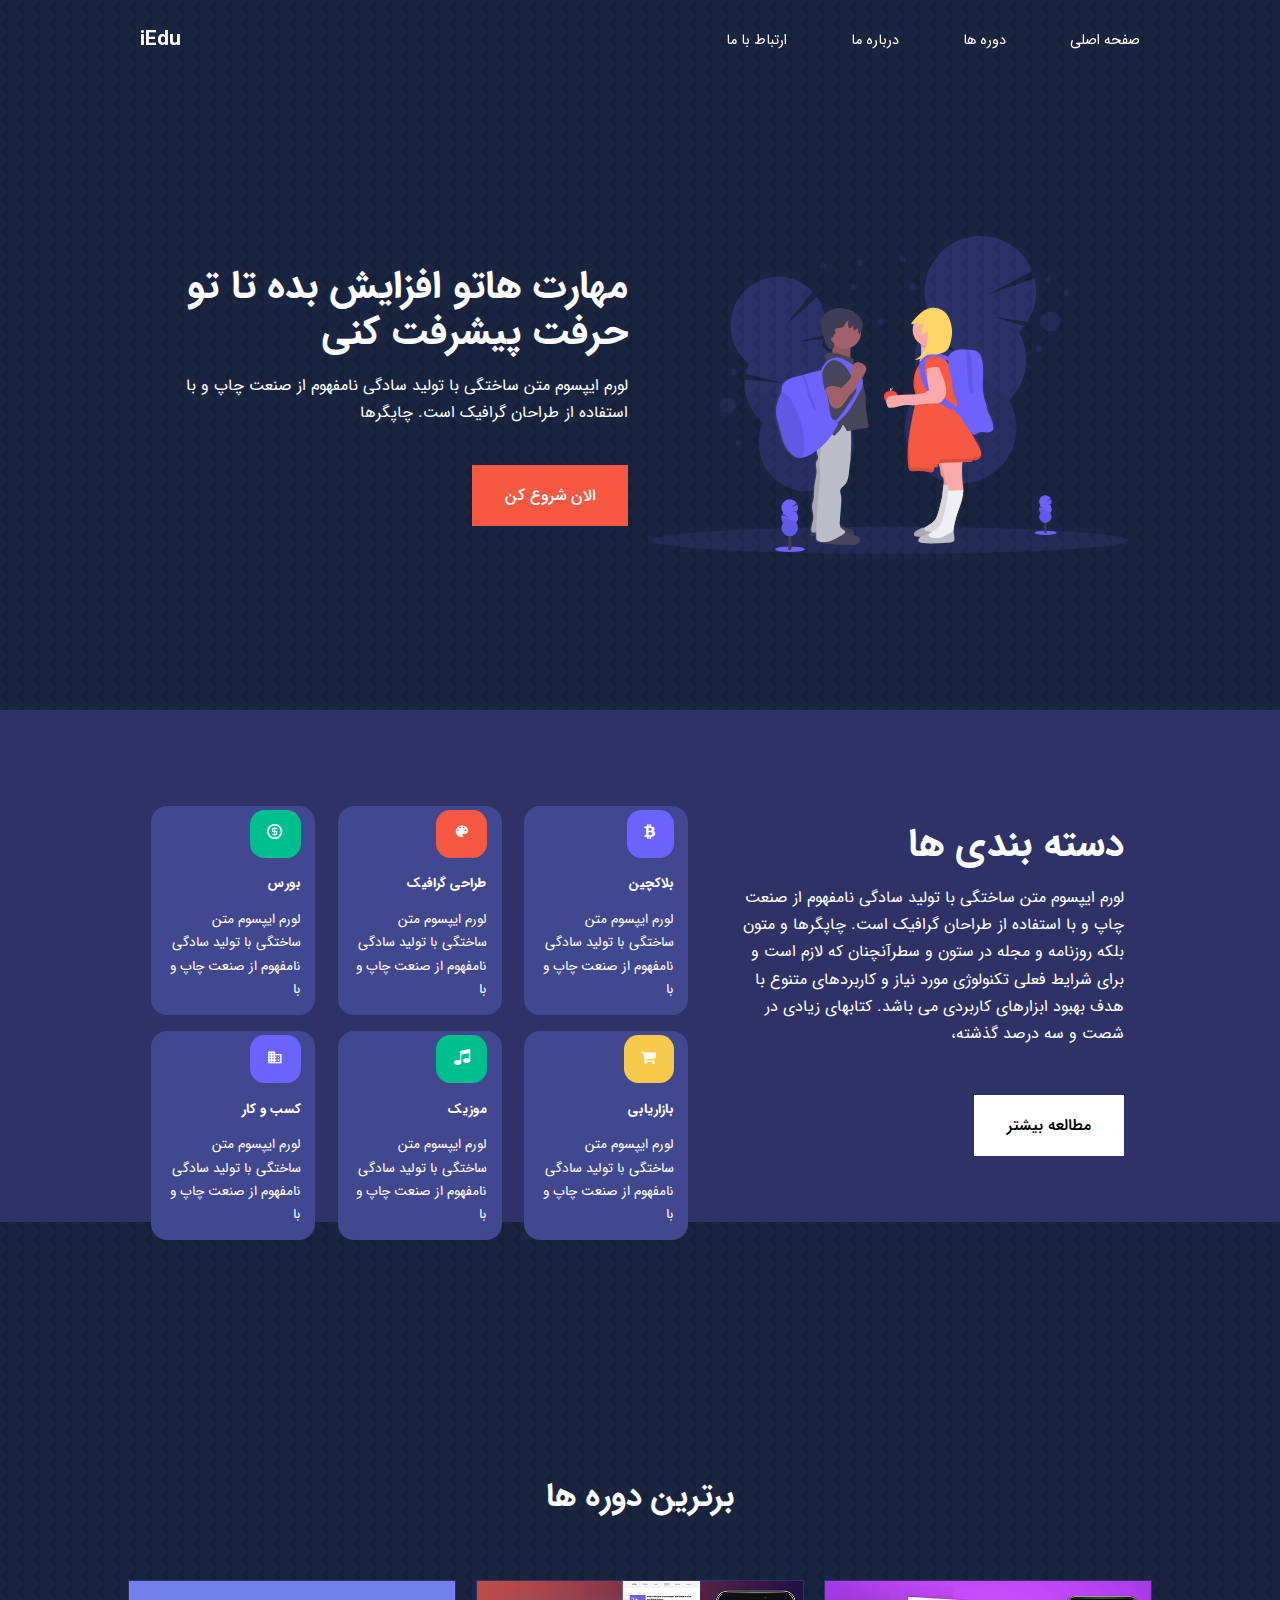
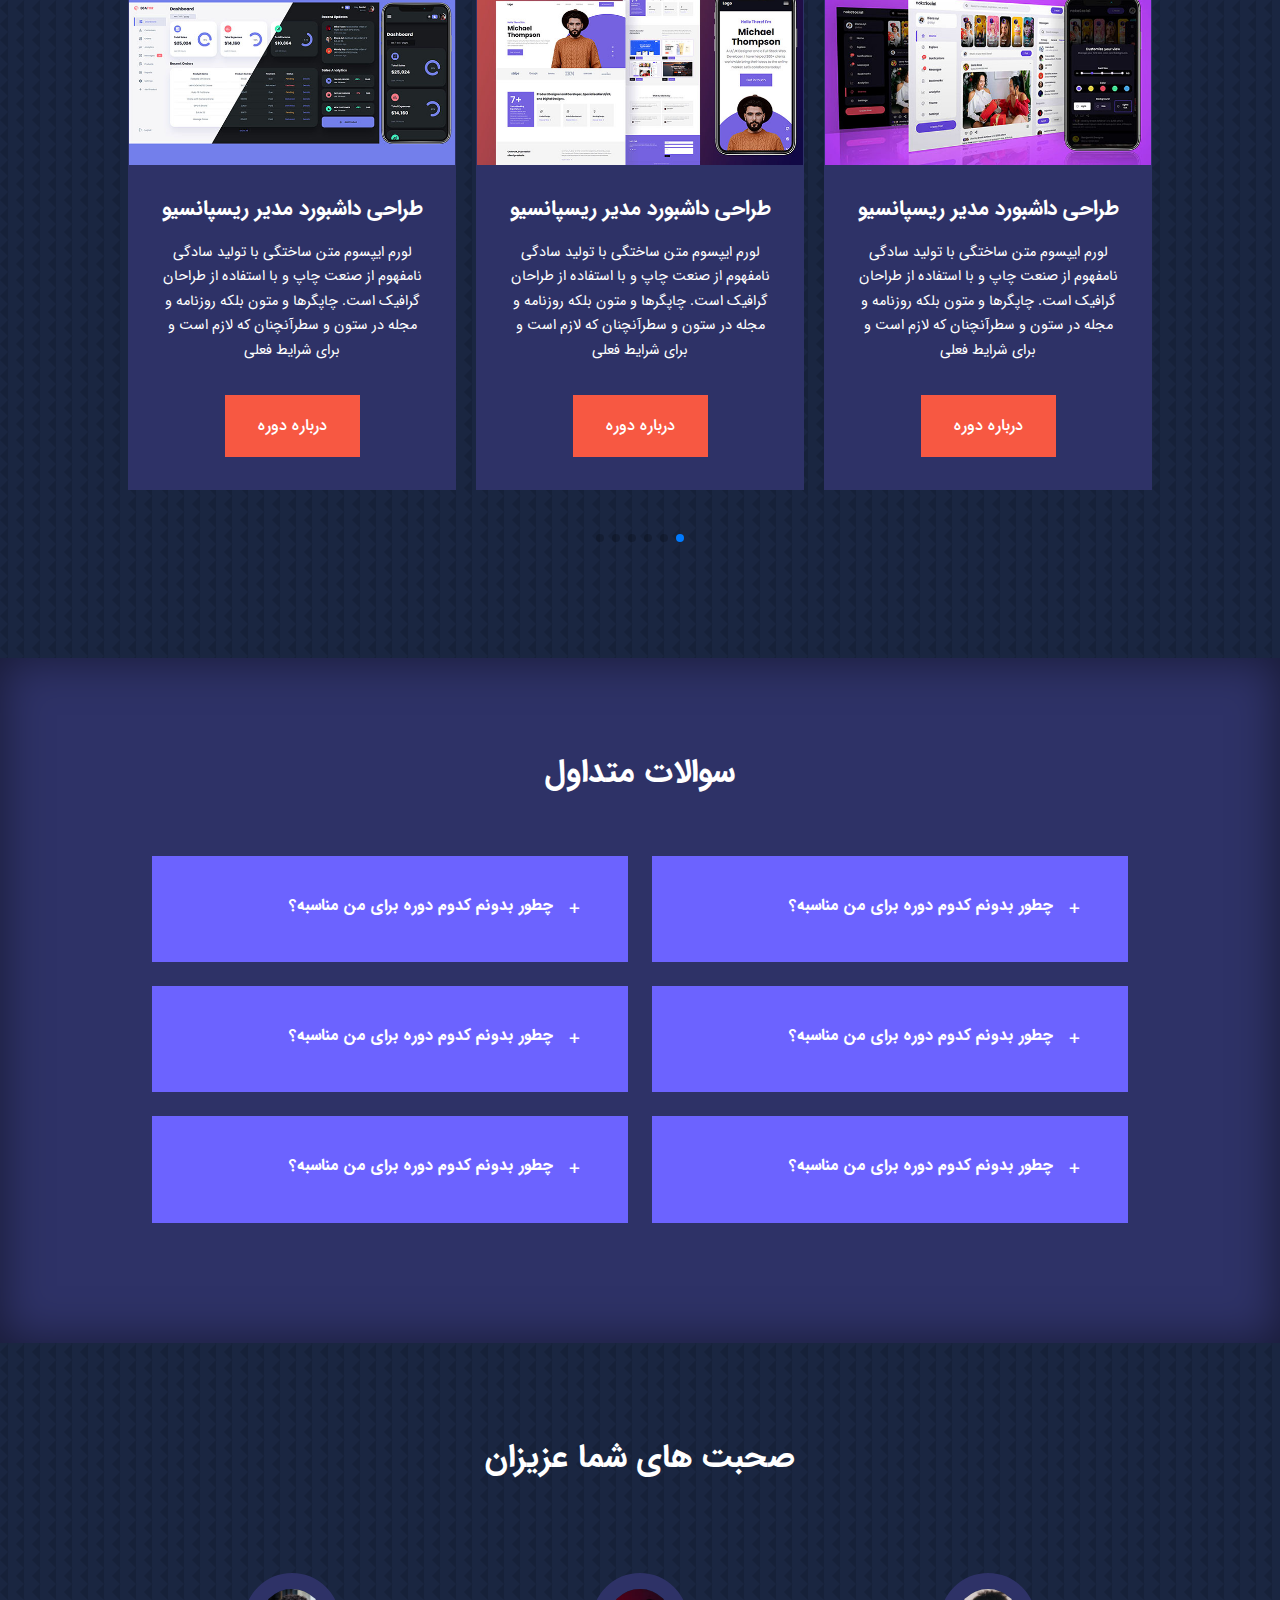
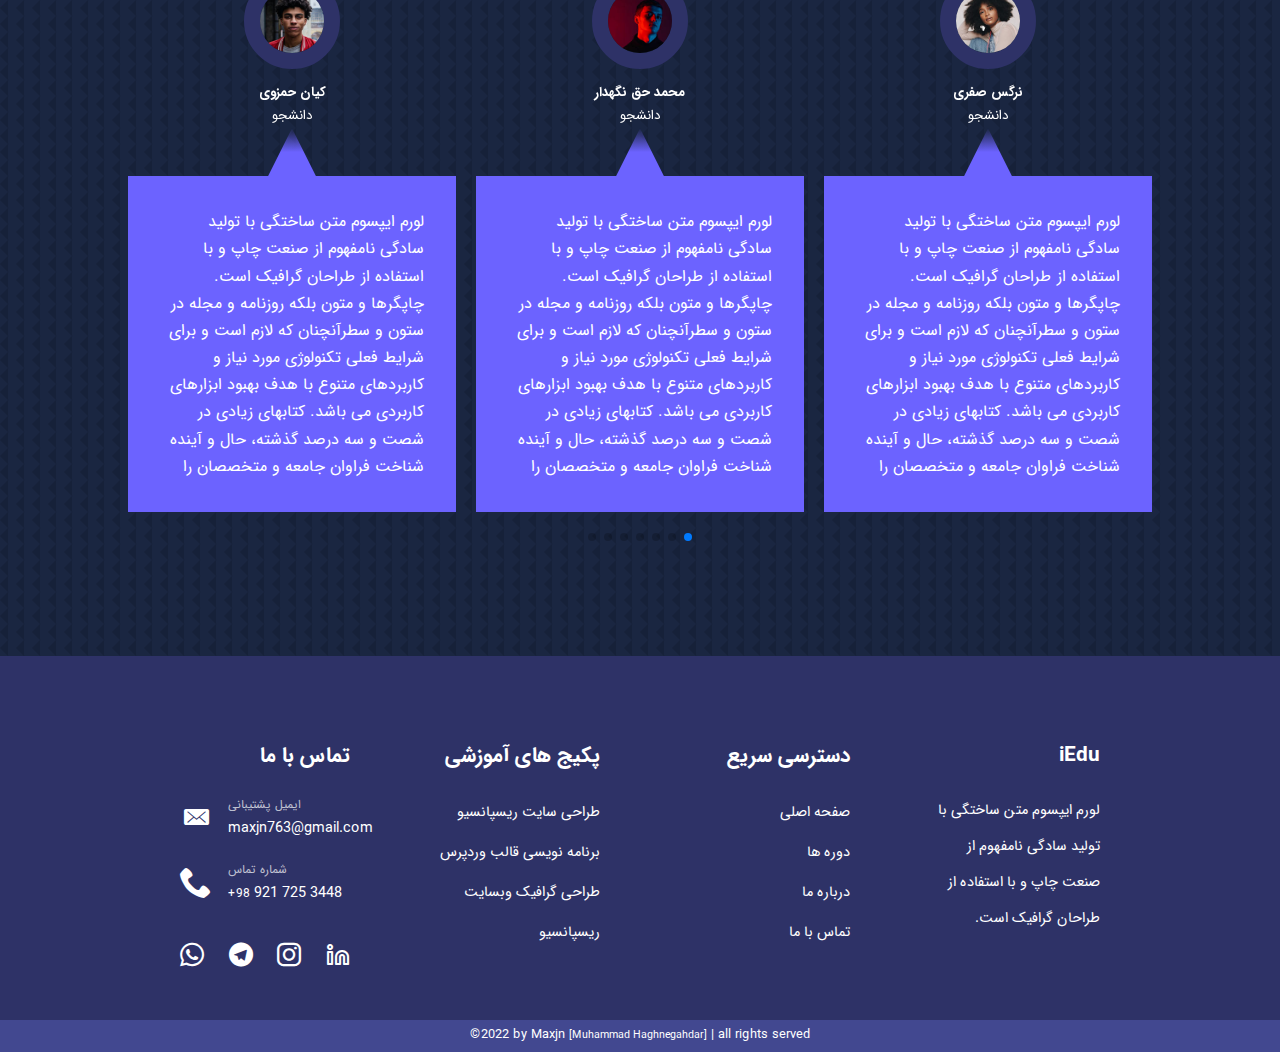
<file: index.html>
<!DOCTYPE html>
<html lang="fa">

<head>
    <meta charset="UTF-8">
    <meta http-equiv="X-UA-Compatible" content="IE=edge">
    <meta name="viewport" content="width=device-width, initial-scale=1.0">
    <title>iEdu</title>
    <!--*CSS-------------------------------------------->
    <link rel="stylesheet" href="assets/css/bootstrap-grid.rtl.css">
    <link rel="stylesheet" href="assets/css/fontiran.css">
    <link rel="stylesheet" href="assets/css/icomoon.css">
    <link rel="stylesheet" href="https://cdn.jsdelivr.net/npm/swiper@8/swiper-bundle.min.css" />
    <link rel="stylesheet" href="assets/css/style.css">
    <link rel="stylesheet" href="assets/css/responsive.css">
</head>

<body>
    <!--*===================== NavBar =======================-->
    <nav class="header-nav">
        <div class="nav-container  container">
            <ul class="header-menu">
                <li><a href="index.html">صفحه اصلی</a></li>
                <li><a href="courses.html">دوره ها</a></li>
                <li><a href="about.html">درباره ما</a></li>
                <li><a href="contact.html">ارتباط با ما</a></li>
            </ul>

            <button id="menu-bar-button" title="منو"><i class="icon-bars"></i></button>
            <a href="index.html">
                <h4>iEdu</h4>
            </a>
        </div>
    </nav>
    <!--*===================== NavBar Ends =======================-->

    <!--*===================== Header =======================-->
    <header class="site-header">
        <div class="header-container container row justify-content-between align-items-center flex-wrap-reverse">
            <div class="header-right col-md-6">
                <figure class="header-right-image">
                    <img src="assets/img/header.svg" alt="">
                </figure>
            </div>
            <div class="header-left col-md-6">
                <h1>مهارت هاتو افزایش بده تا تو حرفت پیشرفت کنی</h1>
                <p>لورم ایپسوم متن ساختگی با تولید سادگی نامفهوم از صنعت چاپ و با استفاده از طراحان گرافیک است. چاپگرها
                </p>
                <a href="courses" class="btn btn-primary">الان شروع کن</a>
            </div>
        </div>
    </header>
    <!--*===================== Header Ends =======================-->

    <!--*===================== Main =======================-->
    <main>
        <!--*===================== Categories =======================-->
        <section class="categories">
            <div class="container categories-container row justify-content-between ">
                <div class="categories-right col-lg-5">
                    <h1>دسته بندی ها</h1>
                    <p>لورم ایپسوم متن ساختگی با تولید سادگی نامفهوم از صنعت چاپ و با استفاده از طراحان گرافیک است.
                        چاپگرها
                        و متون بلکه روزنامه و مجله در ستون و سطرآنچنان که لازم است و برای شرایط فعلی تکنولوژی مورد نیاز
                        و
                        کاربردهای متنوع با هدف بهبود ابزارهای کاربردی می باشد. کتابهای زیادی در شصت و سه درصد گذشته،
                    </p>
                    <a href="#" class="btn">مطالعه بیشتر</a>
                </div>
                <div class="categories-left col-lg-7 row justify-content-center align-items-center">
                    <div class="col-xl-4 col-lg-6 col-md-4 col-6">
                        <article class="category">
                            <span class="category-icon"><i class="icon-bitcoin"></i></span>
                            <h5>بلاکچین</h5>
                            <p>لورم ایپسوم متن ساختگی با تولید سادگی نامفهوم از صنعت چاپ و با
                            </p>
                        </article>
                    </div>
                    <div class="col-xl-4 col-lg-6 col-md-4 col-6">
                        <article class="category">
                            <span class="category-icon"><i class="icon-color_lens"></i></span>
                            <h5>طراحی گرافیک</h5>
                            <p>لورم ایپسوم متن ساختگی با تولید سادگی نامفهوم از صنعت چاپ و با
                            </p>
                        </article>
                    </div>
                    <div class="col-xl-4 col-lg-6 col-md-4 col-6">
                        <article class="category">
                            <span class="category-icon"><i class="icon-coin-dollar"></i></span>
                            <h5>بورس</h5>
                            <p>لورم ایپسوم متن ساختگی با تولید سادگی نامفهوم از صنعت چاپ و با
                            </p>
                        </article>
                    </div>
                    <div class="col-xl-4 col-lg-6 col-md-4 col-6">
                        <article class="category">
                            <span class="category-icon"><i class="icon-shopping-cart"></i></span>
                            <h5>بازاریابی</h5>
                            <p>لورم ایپسوم متن ساختگی با تولید سادگی نامفهوم از صنعت چاپ و با
                            </p>
                        </article>
                    </div>
                    <div class="col-xl-4 col-lg-6 col-md-4 col-6">
                        <article class="category">
                            <span class="category-icon"><i class="icon-music"></i></span>
                            <h5>موزیک</h5>
                            <p>لورم ایپسوم متن ساختگی با تولید سادگی نامفهوم از صنعت چاپ و با
                            </p>
                        </article>
                    </div>
                    <div class="col-xl-4 col-lg-6 col-md-4 col-6">
                        <article class="category">
                            <span class="category-icon"><i class="icon-business"></i></span>
                            <h5>کسب و کار</h5>
                            <p>لورم ایپسوم متن ساختگی با تولید سادگی نامفهوم از صنعت چاپ و با
                            </p>
                        </article>
                    </div>
                </div>

            </div>
        </section>
        <!--*===================== Categories Ends =======================-->

        <!--*===================== Courses =======================-->
        <section class="courses">
            <h2>برترین دوره ها</h2>
            <div class="container courses-slider swiper">
                <div class="swiper-wrapper">

                    <article class="swiper-slide course">
                        <figure class="course-image">
                            <img src="assets/img/course1.jpg" alt="course">
                        </figure>
                        <div class="course-info">
                            <h4>طراحی داشبورد مدیر ریسپانسیو</h4>
                            <p>لورم ایپسوم متن ساختگی با تولید سادگی نامفهوم از صنعت چاپ و با استفاده از طراحان گرافیک
                                است.
                                چاپگرها
                                و متون بلکه روزنامه و مجله در ستون و سطرآنچنان که لازم است و برای شرایط فعلی </p>
                            <a href="#" class="btn btn-primary">درباره دوره</a>
                        </div>
                    </article>


                    <article class="swiper-slide course">
                        <figure class="course-image">
                            <img src="assets/img/course2.jpg" alt="course">
                        </figure>
                        <div class="course-info">
                            <h4>طراحی داشبورد مدیر ریسپانسیو</h4>
                            <p>لورم ایپسوم متن ساختگی با تولید سادگی نامفهوم از صنعت چاپ و با استفاده از طراحان گرافیک
                                است.
                                چاپگرها
                                و متون بلکه روزنامه و مجله در ستون و سطرآنچنان که لازم است و برای شرایط فعلی </p>
                            <a href="#" class="btn btn-primary">درباره دوره</a>
                        </div>
                    </article>


                    <article class="swiper-slide course">
                        <figure class="course-image">
                            <img src="assets/img/course3.jpg" alt="course">
                        </figure>
                        <div class="course-info">
                            <h4>طراحی داشبورد مدیر ریسپانسیو</h4>
                            <p>لورم ایپسوم متن ساختگی با تولید سادگی نامفهوم از صنعت چاپ و با استفاده از طراحان گرافیک
                                است.
                                چاپگرها
                                و متون بلکه روزنامه و مجله در ستون و سطرآنچنان که لازم است و برای شرایط فعلی </p>
                            <a href="#" class="btn btn-primary">درباره دوره</a>
                        </div>
                    </article>


                    <article class="swiper-slide course">
                        <figure class="course-image">
                            <img src="assets/img/course4.jpg" alt="course">
                        </figure>
                        <div class="course-info">
                            <h4>طراحی داشبورد مدیر ریسپانسیو</h4>
                            <p>لورم ایپسوم متن ساختگی با تولید سادگی نامفهوم از صنعت چاپ و با استفاده از طراحان گرافیک
                                است.
                                چاپگرها
                                و متون بلکه روزنامه و مجله در ستون و سطرآنچنان که لازم است و برای شرایط فعلی </p>
                            <a href="#" class="btn btn-primary">درباره دوره</a>
                        </div>
                    </article>


                    <article class="swiper-slide course">
                        <figure class="course-image">
                            <img src="assets/img/course5.jpg" alt="course">
                        </figure>
                        <div class="course-info">
                            <h4>طراحی داشبورد مدیر ریسپانسیو</h4>
                            <p>لورم ایپسوم متن ساختگی با تولید سادگی نامفهوم از صنعت چاپ و با استفاده از طراحان گرافیک
                                است.
                                چاپگرها
                                و متون بلکه روزنامه و مجله در ستون و سطرآنچنان که لازم است و برای شرایط فعلی </p>
                            <a href="#" class="btn btn-primary">درباره دوره</a>
                        </div>
                    </article>


                    <article class="swiper-slide course">
                        <figure class="course-image">
                            <img src="assets/img/course6.jpg" alt="course">
                        </figure>
                        <div class="course-info">
                            <h4>طراحی داشبورد مدیر ریسپانسیو</h4>
                            <p>لورم ایپسوم متن ساختگی با تولید سادگی نامفهوم از صنعت چاپ و با استفاده از طراحان گرافیک
                                است.
                                چاپگرها
                                و متون بلکه روزنامه و مجله در ستون و سطرآنچنان که لازم است و برای شرایط فعلی </p>
                            <a href="#" class="btn btn-primary">درباره دوره</a>
                        </div>
                    </article>
                </div>
                <!--*pagination -->
                <div class="swiper-pagination"></div>
            </div>
        </section>
        <!--*===================== Courses Ends =======================-->

        <!--*===================== Questions =======================-->
        <section class="questions">
            <h2>سوالات متداول</h2>
            <div class="container question-container row">
                <div class="col-lg-6">
                    <article class="question">
                        <div class="question-icon">
                            <span>+</span>
                        </div>
                        <div class="question-answer">
                            <h4>چطور بدونم کدوم دوره برای من مناسبه؟</h4>
                            <p>لورم ایپسوم متن ساختگی با تولید سادگی نامفهوم از صنعت چاپ و با استفاده از طراحان گرافیک
                                است. چاپگرها و متون بلکه روزنامه و مجله در ستون و سطرآنچنان که لازم است و برای شرایط
                                فعلی تکنولوژی مورد نیاز و کاربردهای متنوع با هدف بهبود ابزارهای کاربردی می باشد. کتابهای
                                زیادی در شصت و سه درصد گذشته، </p>
                        </div>
                    </article>
                </div>
                <div class="col-lg-6">
                    <article class="question">
                        <div class="question-icon">
                            <span>+</span>
                        </div>
                        <div class="question-answer">
                            <h4>چطور بدونم کدوم دوره برای من مناسبه؟</h4>
                            <p>لورم ایپسوم متن ساختگی با تولید سادگی نامفهوم از صنعت چاپ و با استفاده از طراحان گرافیک
                                است. چاپگرها و متون بلکه روزنامه و مجله در ستون و سطرآنچنان که لازم است و برای شرایط
                                فعلی تکنولوژی مورد نیاز و کاربردهای متنوع با هدف بهبود ابزارهای کاربردی می باشد. کتابهای
                                زیادی در شصت و سه درصد گذشته، </p>
                        </div>
                    </article>
                </div>
                <div class="col-lg-6">
                    <article class="question">
                        <div class="question-icon">
                            <span>+</span>
                        </div>
                        <div class="question-answer">
                            <h4>چطور بدونم کدوم دوره برای من مناسبه؟</h4>
                            <p>لورم ایپسوم متن ساختگی با تولید سادگی نامفهوم از صنعت چاپ و با استفاده از طراحان گرافیک
                                است. چاپگرها و متون بلکه روزنامه و مجله در ستون و سطرآنچنان که لازم است و برای شرایط
                                فعلی تکنولوژی مورد نیاز و کاربردهای متنوع با هدف بهبود ابزارهای کاربردی می باشد. کتابهای
                                زیادی در شصت و سه درصد گذشته، </p>
                        </div>
                    </article>
                </div>
                <div class="col-lg-6">
                    <article class="question">
                        <div class="question-icon">
                            <span>+</span>
                        </div>
                        <div class="question-answer">
                            <h4>چطور بدونم کدوم دوره برای من مناسبه؟</h4>
                            <p>لورم ایپسوم متن ساختگی با تولید سادگی نامفهوم از صنعت چاپ و با استفاده از طراحان گرافیک
                                است. چاپگرها و متون بلکه روزنامه و مجله در ستون و سطرآنچنان که لازم است و برای شرایط
                                فعلی تکنولوژی مورد نیاز و کاربردهای متنوع با هدف بهبود ابزارهای کاربردی می باشد. کتابهای
                                زیادی در شصت و سه درصد گذشته، </p>
                        </div>
                    </article>
                </div>
                <div class="col-lg-6">
                    <article class="question">
                        <div class="question-icon">
                            <span>+</span>
                        </div>
                        <div class="question-answer">
                            <h4>چطور بدونم کدوم دوره برای من مناسبه؟</h4>
                            <p>لورم ایپسوم متن ساختگی با تولید سادگی نامفهوم از صنعت چاپ و با استفاده از طراحان گرافیک
                                است. چاپگرها و متون بلکه روزنامه و مجله در ستون و سطرآنچنان که لازم است و برای شرایط
                                فعلی تکنولوژی مورد نیاز و کاربردهای متنوع با هدف بهبود ابزارهای کاربردی می باشد. کتابهای
                                زیادی در شصت و سه درصد گذشته، </p>
                        </div>
                    </article>
                </div>
                <div class="col-lg-6">
                    <article class="question">
                        <div class="question-icon">
                            <span>+</span>
                        </div>
                        <div class="question-answer">
                            <h4>چطور بدونم کدوم دوره برای من مناسبه؟</h4>
                            <p>لورم ایپسوم متن ساختگی با تولید سادگی نامفهوم از صنعت چاپ و با استفاده از طراحان گرافیک
                                است. چاپگرها و متون بلکه روزنامه و مجله در ستون و سطرآنچنان که لازم است و برای شرایط
                                فعلی تکنولوژی مورد نیاز و کاربردهای متنوع با هدف بهبود ابزارهای کاربردی می باشد. کتابهای
                                زیادی در شصت و سه درصد گذشته، </p>
                        </div>
                    </article>
                </div>
            </div>
        </section>
        <!--*===================== Questions Ends =======================-->

        <!--*===================== Testimonial =======================-->
        <section class="testimonials">
            <h2>صحبت های شما عزیزان</h2>
            <div class="container testimonial-slider swiper">
                <div class="swiper-wrapper">

                    <article class="swiper-slide testimonial">
                        <figure class="avatar">
                            <img src="assets/img/avatar1.jpg" alt="avatar">
                        </figure>
                        <div class="testimonial-info">
                            <h5>نرگس صفری</h5>
                            <small>دانشجو</small>
                        </div>
                        <div class="testimonial-body">
                            <p>لورم ایپسوم متن ساختگی با تولید سادگی نامفهوم از صنعت چاپ و با استفاده از طراحان گرافیک
                                است. چاپگرها و متون بلکه روزنامه و مجله در ستون و سطرآنچنان که لازم است و برای شرایط
                                فعلی تکنولوژی مورد نیاز و کاربردهای متنوع با هدف بهبود ابزارهای کاربردی می باشد. کتابهای
                                زیادی در شصت و سه درصد گذشته، حال و آینده شناخت فراوان جامعه و متخصصان را</p>
                        </div>
                    </article>

                    <article class="swiper-slide testimonial">
                        <figure class="avatar">
                            <img src="assets/img/avatar2.jpg" alt="avatar">
                        </figure>
                        <div class="testimonial-info">
                            <h5>محمد حق نگهدار</h5>
                            <small>دانشجو</small>
                        </div>
                        <div class="testimonial-body">
                            <p>لورم ایپسوم متن ساختگی با تولید سادگی نامفهوم از صنعت چاپ و با استفاده از طراحان گرافیک
                                است. چاپگرها و متون بلکه روزنامه و مجله در ستون و سطرآنچنان که لازم است و برای شرایط
                                فعلی تکنولوژی مورد نیاز و کاربردهای متنوع با هدف بهبود ابزارهای کاربردی می باشد. کتابهای
                                زیادی در شصت و سه درصد گذشته، حال و آینده شناخت فراوان جامعه و متخصصان را</p>
                        </div>
                    </article>

                    <article class="swiper-slide testimonial">
                        <figure class="avatar">
                            <img src="assets/img/avatar3.jpg" alt="avatar">
                        </figure>
                        <div class="testimonial-info">
                            <h5>کیان حمزوی</h5>
                            <small>دانشجو</small>
                        </div>
                        <div class="testimonial-body">
                            <p>لورم ایپسوم متن ساختگی با تولید سادگی نامفهوم از صنعت چاپ و با استفاده از طراحان گرافیک
                                است. چاپگرها و متون بلکه روزنامه و مجله در ستون و سطرآنچنان که لازم است و برای شرایط
                                فعلی تکنولوژی مورد نیاز و کاربردهای متنوع با هدف بهبود ابزارهای کاربردی می باشد. کتابهای
                                زیادی در شصت و سه درصد گذشته، حال و آینده شناخت فراوان جامعه و متخصصان را</p>
                        </div>
                    </article>

                    <article class="swiper-slide testimonial">
                        <figure class="avatar">
                            <img src="assets/img/avatar4.jpg" alt="avatar">
                        </figure>
                        <div class="testimonial-info">
                            <h5>سارا نوری</h5>
                            <small>دانشجو</small>
                        </div>
                        <div class="testimonial-body">
                            <p>لورم ایپسوم متن ساختگی با تولید سادگی نامفهوم از صنعت چاپ و با استفاده از طراحان گرافیک
                                است. چاپگرها و متون بلکه روزنامه و مجله در ستون و سطرآنچنان که لازم است و برای شرایط
                                فعلی تکنولوژی مورد نیاز و کاربردهای متنوع با هدف بهبود ابزارهای کاربردی می باشد. کتابهای
                                زیادی در شصت و سه درصد گذشته، حال و آینده شناخت فراوان جامعه و متخصصان را</p>
                        </div>
                    </article>

                    <article class="swiper-slide testimonial">
                        <figure class="avatar">
                            <img src="assets/img/avatar5.jpg" alt="avatar">
                        </figure>
                        <div class="testimonial-info">
                            <h5>صدف احمدی</h5>
                            <small>دانشجو</small>
                        </div>
                        <div class="testimonial-body">
                            <p>لورم ایپسوم متن ساختگی با تولید سادگی نامفهوم از صنعت چاپ و با استفاده از طراحان گرافیک
                                است. چاپگرها و متون بلکه روزنامه و مجله در ستون و سطرآنچنان که لازم است و برای شرایط
                                فعلی تکنولوژی مورد نیاز و کاربردهای متنوع با هدف بهبود ابزارهای کاربردی می باشد. کتابهای
                                زیادی در شصت و سه درصد گذشته، حال و آینده شناخت فراوان جامعه و متخصصان را</p>
                        </div>
                    </article>

                    <article class="swiper-slide testimonial">
                        <figure class="avatar">
                            <img src="assets/img/avatar6.jpg" alt="avatar">
                        </figure>
                        <div class="testimonial-info">
                            <h5>سارا توان</h5>
                            <small>دانشجو</small>
                        </div>
                        <div class="testimonial-body">
                            <p>لورم ایپسوم متن ساختگی با تولید سادگی نامفهوم از صنعت چاپ و با استفاده از طراحان گرافیک
                                است. چاپگرها و متون بلکه روزنامه و مجله در ستون و سطرآنچنان که لازم است و برای شرایط
                                فعلی تکنولوژی مورد نیاز و کاربردهای متنوع با هدف بهبود ابزارهای کاربردی می باشد. کتابهای
                                زیادی در شصت و سه درصد گذشته، حال و آینده شناخت فراوان جامعه و متخصصان را</p>
                        </div>
                    </article>

                    <article class="swiper-slide testimonial">
                        <figure class="avatar">
                            <img src="assets/img/avatar7.jpg" alt="avatar">
                        </figure>
                        <div class="testimonial-info">
                            <h5>فرزانه خواجه پور</h5>
                            <small>دانشجو</small>
                        </div>
                        <div class="testimonial-body">
                            <p>لورم ایپسوم متن ساختگی با تولید سادگی نامفهوم از صنعت چاپ و با استفاده از طراحان گرافیک
                                است. چاپگرها و متون بلکه روزنامه و مجله در ستون و سطرآنچنان که لازم است و برای شرایط
                                فعلی تکنولوژی مورد نیاز و کاربردهای متنوع با هدف بهبود ابزارهای کاربردی می باشد. کتابهای
                                زیادی در شصت و سه درصد گذشته، حال و آینده شناخت فراوان جامعه و متخصصان را</p>
                        </div>
                    </article>

                </div>
                <!--*pagination -->
                <div class="swiper-pagination"></div>
            </div>
        </section>
        <!--*===================== Testimonial Ends =======================-->
    </main>
    <!--*===================== Main Ends =======================-->

    <!--*===================== Footer =======================-->
    <footer class="site-footer">
        <div class="container footer-container row justify-content-center">

            <div class="col-lg-3 col-md-6">
                <div class="footer-1">
                    <a href="index.html">
                        <h4>iEdu</h4>
                    </a>
                    <p>لورم ایپسوم متن ساختگی با تولید سادگی نامفهوم از صنعت چاپ و با استفاده از طراحان گرافیک است.</p>
                </div>
            </div>

            <div class="col-lg-3 col-md-6">
                <div class="footer-2">
                    <h4>دسترسی سریع</h4>
                    <ul>
                        <li><a href="index.html">صفحه اصلی</a></li>
                        <li><a href="courses.html">دوره ها</a></li>
                        <li><a href="about.html">درباره ما</a></li>
                        <li><a href="contact.html">تماس با ما</a></li>
                    </ul>
                </div>
            </div>

            <div class="col-lg-3 col-md-6">
                <div class="footer-3">
                    <h4>پکیج های آموزشی</h4>
                    <ul>
                        <li><a href="#">طراحی سایت ریسپانسیو</a></li>
                        <li><a href="#">برنامه نویسی قالب وردپرس</a></li>
                        <li><a href="#">طراحی گرافیک وبسایت ریسپانسیو</a></li>
                    </ul>
                </div>
            </div>

            <div class="col-lg-3 col-md-6">
                <div class="footer-4">
                    <a href="contact.html">
                        <h4>تماس با ما</h4>
                    </a>
                    <address>
                        <div class="addres-div d-flex align-items-center justify-content-start">
                            <i class="icon-mail-envelope-closed"></i>
                            <div class="text-area">
                                <span><small>ایمیل پشتیبانی</small></span>
                                <a href="mailto:maxjn763@gmail.com">maxjn763@gmail.com</a>
                            </div>
                        </div>
                        <div class="addres-div d-flex align-items-center justify-content-start">
                            <i class="icon-phone"></i>
                            <div class="text-area">
                                <span><small>شماره تماس</small></span>
                                <a href="tel:+989217253448"><small>+98</small> 921 725 3448</a>
                            </div>
                        </div>
                    </address>
                    <div class="social-network d-flex justify-content-between align-items-center">
                        <a href="https://www.linkedin.com/in/maxjn/" title="instagram"><i class="icon-linkedin"></i></a>
                        <a href="#" title="linkdin"><i class="icon-instagram"></i></a>
                        <a href="#" title="telegram"><i class="icon-telegram"></i></a>
                        <a href="#" title="whatsapp"><i class="icon-whatsapp"></i></a>
                    </div>
                </div>
            </div>

        </div>

        <div class="footer-copyright">
            <p class="credit">©2022 by <a href="https://github.com/maxjn">Maxjn <small>[Muhammad Haghnegahdar]</small>
                </a>|
                all rights served</p>
        </div>
    </footer>
    <!--*===================== Footer Ends =======================-->
    <!--*js-------------------------------------------->
    <script src="assets/js/jquery-3.6.1.min.js"></script>
    <script src="https://cdn.jsdelivr.net/npm/swiper@8/swiper-bundle.min.js"></script>
    <script src="assets/js/swiper.js"></script>
    <script src="assets/js/script.js"></script>
</body>

</html>
</file>
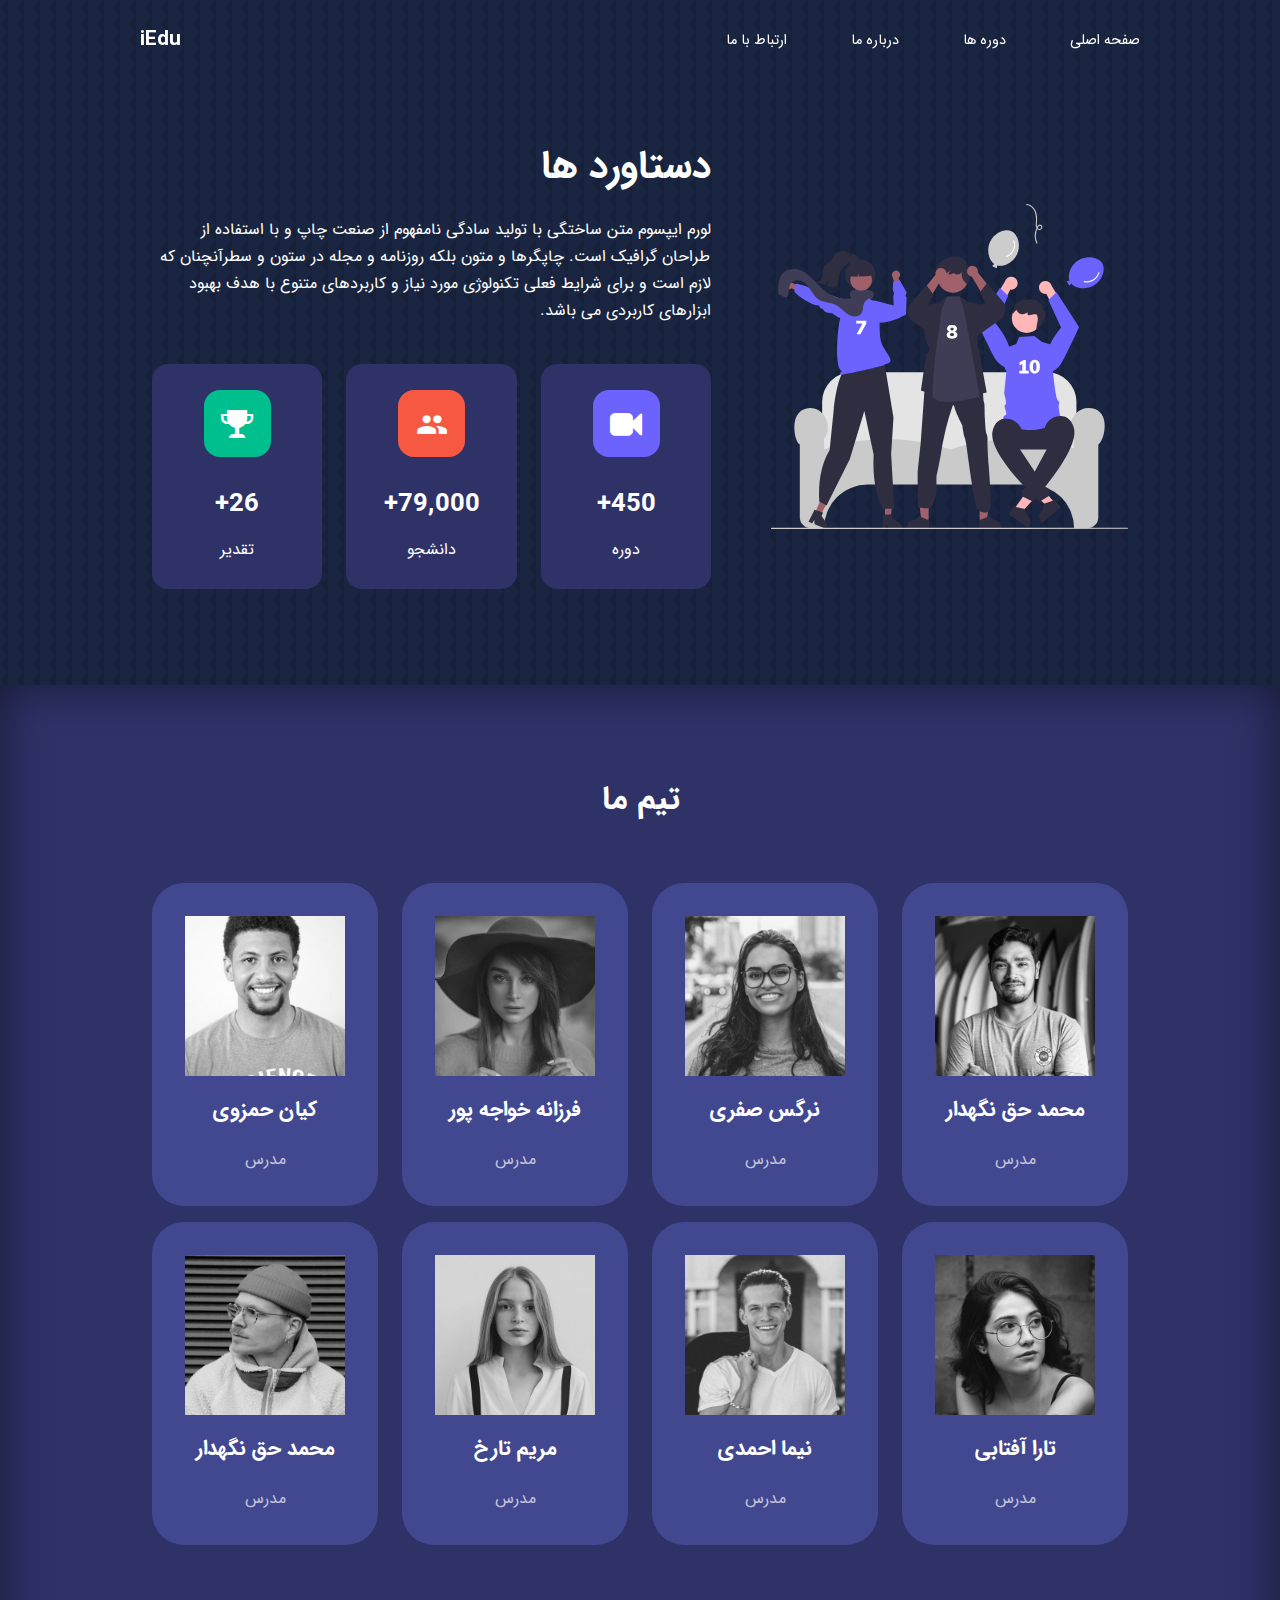
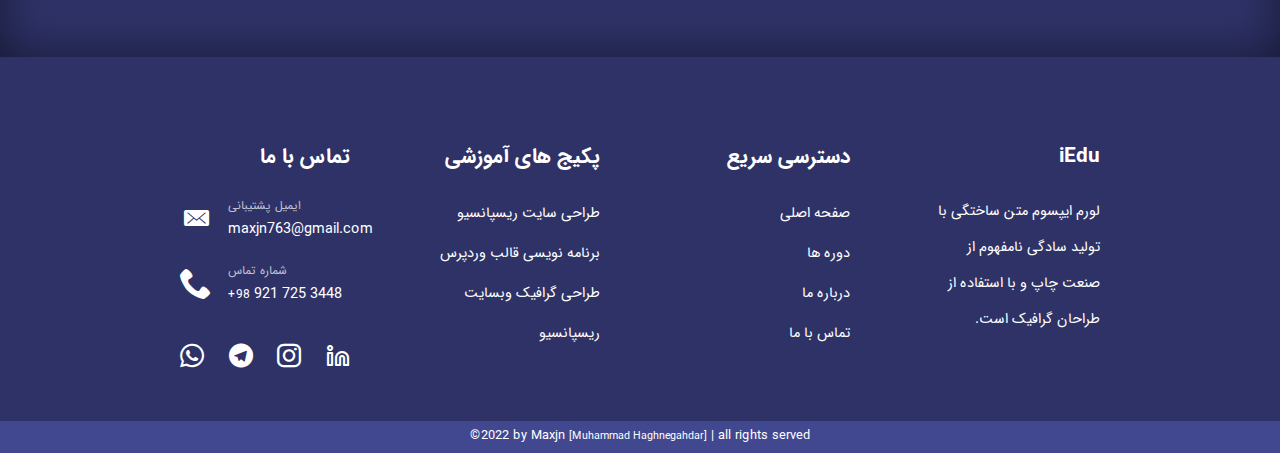
<file: about.html>
<!DOCTYPE html>
<html lang="fa">

<head>
    <meta charset="UTF-8">
    <meta http-equiv="X-UA-Compatible" content="IE=edge">
    <meta name="viewport" content="width=device-width, initial-scale=1.0">
    <title>iEdu</title>
    <!--*CSS-------------------------------------------->
    <link rel="stylesheet" href="assets/css/bootstrap-grid.rtl.css">
    <link rel="stylesheet" href="assets/css/fontiran.css">
    <link rel="stylesheet" href="assets/css/icomoon.css">
    <link rel="stylesheet" href="https://cdn.jsdelivr.net/npm/swiper@8/swiper-bundle.min.css" />
    <link rel="stylesheet" href="assets/css/style.css">
    <link rel="stylesheet" href="assets/css/responsive.css">
</head>

<body>
    <!--*===================== NavBar =======================-->
    <nav class="header-nav">
        <div class="nav-container  container">
            <ul class="header-menu">
                <li><a href="index.html">صفحه اصلی</a></li>
                <li><a href="courses.html">دوره ها</a></li>
                <li><a href="about.html">درباره ما</a></li>
                <li><a href="contact.html">ارتباط با ما</a></li>
            </ul>

            <button id="menu-bar-button" title="منو"><i class="icon-bars"></i></button>
            <a href="index.html">
                <h4>iEdu</h4>
            </a>
        </div>
    </nav>
    <!--*===================== NavBar Ends =======================-->
    <!--*===================== Main =======================-->
    <main>
        <!--*===================== Achivements =======================-->
        <section class="achivements">
            <div class="achivements-container container row justify-content-between align-items-center">
                <div class="achivements-right col-lg-5">
                    <figure class="image">
                        <img src="assets/img/about achievements.svg" alt="achievements">
                    </figure>
                </div>

                <div class="achivements-left col-lg-7">
                    <h1>دستاورد ها</h1>
                    <p>لورم ایپسوم متن ساختگی با تولید سادگی نامفهوم از صنعت چاپ و با استفاده از طراحان گرافیک است.
                        چاپگرها و متون بلکه روزنامه و مجله در ستون و سطرآنچنان که لازم است و برای شرایط فعلی تکنولوژی
                        مورد نیاز و کاربردهای متنوع با هدف بهبود ابزارهای کاربردی می باشد. </p>
                    <div class="achivements-cards row">
                        <div class="col-4">
                            <article class="card">
                                <span class="card-icon"><i class="icon-video-camera"></i></span>
                                <h3>450+</h3>
                                <p>دوره</p>
                            </article>
                        </div>

                        <div class="col-4">
                            <article class="card">
                                <span class="card-icon"><i class="icon-people"></i></span>
                                <h3>79,000+</h3>
                                <p>دانشجو</p>
                            </article>
                        </div>

                        <div class="col-4">
                            <article class="card">
                                <span class="card-icon"><i class="icon-trophy"></i></span>
                                <h3>26+</h3>
                                <p>تقدیر</p>
                            </article>
                        </div>
                    </div>
                </div>
            </div>
        </section>
        <!--*===================== Achivements Ends =======================-->
        <!--*===================== Team =======================-->
        <section class="team">
            <h2>تیم ما</h2>
            <container class="container team-container row">

                <div class="col-xl-3 col-lg-4 col-sm-6">
                    <article class="member">
                        <figure class="member-image">
                            <img src="assets/img/tm1.jpg" alt="avatar">
                        </figure>
                        <div class="member-info">
                            <h4>محمد حق نگهدار</h4>
                            <p>مدرس</p>
                        </div>
                        <div class="member-socials">
                            <a href="#" title="instagram"><i class="icon-instagram"></i></a>
                            <a href="https://www.linkedin.com/in/maxjn/" title="instagram"><i
                                    class="icon-linkedin"></i></a> <a href="#" title="telegram"><i
                                    class="icon-telegram"></i></a>
                        </div>
                    </article>
                </div>

                <div class="col-xl-3 col-lg-4 col-sm-6">
                    <article class="member">
                        <figure class="member-image">
                            <img src="assets/img/tm2.jpg" alt="avatar">
                        </figure>
                        <div class="member-info">
                            <h4>نرگس صفری</h4>
                            <p>مدرس</p>
                        </div>
                        <div class="member-socials">
                            <a href="#" title="instagram"><i class="icon-instagram"></i></a>
                            <a href="https://www.linkedin.com/in/maxjn/" title="instagram"><i
                                    class="icon-linkedin"></i></a> <a href="#" title="telegram"><i
                                    class="icon-telegram"></i></a>
                        </div>
                    </article>
                </div>

                <div class="col-xl-3 col-lg-4 col-sm-6">
                    <article class="member">
                        <figure class="member-image">
                            <img src="assets/img/tm3.jpg" alt="avatar">
                        </figure>
                        <div class="member-info">
                            <h4>فرزانه خواجه پور</h4>
                            <p>مدرس</p>
                        </div>
                        <div class="member-socials">
                            <a href="#" title="instagram"><i class="icon-instagram"></i></a>
                            <a href="https://www.linkedin.com/in/maxjn/" title="instagram"><i
                                    class="icon-linkedin"></i></a> <a href="#" title="telegram"><i
                                    class="icon-telegram"></i></a>
                        </div>
                    </article>
                </div>

                <div class="col-xl-3 col-lg-4 col-sm-6">
                    <article class="member">
                        <figure class="member-image">
                            <img src="assets/img/tm4.jpg" alt="avatar">
                        </figure>
                        <div class="member-info">
                            <h4>کیان حمزوی</h4>
                            <p>مدرس</p>
                        </div>
                        <div class="member-socials">
                            <a href="#" title="instagram"><i class="icon-instagram"></i></a>
                            <a href="https://www.linkedin.com/in/maxjn/" title="instagram"><i
                                    class="icon-linkedin"></i></a> <a href="#" title="telegram"><i
                                    class="icon-telegram"></i></a>
                        </div>
                    </article>
                </div>

                <div class="col-xl-3 col-lg-4 col-sm-6">
                    <article class="member">
                        <figure class="member-image">
                            <img src="assets/img/tm5.jpg" alt="avatar">
                        </figure>
                        <div class="member-info">
                            <h4>تارا آفتابی</h4>
                            <p>مدرس</p>
                        </div>
                        <div class="member-socials">
                            <a href="#" title="instagram"><i class="icon-instagram"></i></a>
                            <a href="https://www.linkedin.com/in/maxjn/" title="instagram"><i
                                    class="icon-linkedin"></i></a> <a href="#" title="telegram"><i
                                    class="icon-telegram"></i></a>
                        </div>
                    </article>
                </div>

                <div class="col-xl-3 col-lg-4 col-sm-6">
                    <article class="member">
                        <figure class="member-image">
                            <img src="assets/img/tm6.jpg" alt="avatar">
                        </figure>
                        <div class="member-info">
                            <h4>نیما احمدی</h4>
                            <p>مدرس</p>
                        </div>
                        <div class="member-socials">
                            <a href="#" title="instagram"><i class="icon-instagram"></i></a>
                            <a href="https://www.linkedin.com/in/maxjn/" title="instagram"><i
                                    class="icon-linkedin"></i></a> <a href="#" title="telegram"><i
                                    class="icon-telegram"></i></a>
                        </div>
                    </article>
                </div>

                <div class="col-xl-3 col-lg-4 col-sm-6">
                    <article class="member">
                        <figure class="member-image">
                            <img src="assets/img/tm7.jpg" alt="avatar">
                        </figure>
                        <div class="member-info">
                            <h4>مریم تارخ</h4>
                            <p>مدرس</p>
                        </div>
                        <div class="member-socials">
                            <a href="#" title="instagram"><i class="icon-instagram"></i></a>
                            <a href="https://www.linkedin.com/in/maxjn/" title="instagram"><i
                                    class="icon-linkedin"></i></a> <a href="#" title="telegram"><i
                                    class="icon-telegram"></i></a>
                        </div>
                    </article>
                </div>

                <div class="col-xl-3 col-lg-4 col-sm-6">
                    <article class="member">
                        <figure class="member-image">
                            <img src="assets/img/tm8.jpg" alt="avatar">
                        </figure>
                        <div class="member-info">
                            <h4>محمد حق نگهدار</h4>
                            <p>مدرس</p>
                        </div>
                        <div class="member-socials">
                            <a href="#" title="instagram"><i class="icon-instagram"></i></a>
                            <a href="https://www.linkedin.com/in/maxjn/" title="instagram"><i
                                    class="icon-linkedin"></i></a> <a href="#" title="telegram"><i
                                    class="icon-telegram"></i></a>
                        </div>
                    </article>
                </div>

            </container>
        </section>
        <!--*===================== Team Ends =======================-->
    </main>
    <!--*===================== Main Ends =======================-->
    <!--*===================== Footer =======================-->
    <footer class="site-footer">
        <div class="container footer-container row justify-content-center">

            <div class="col-lg-3 col-md-6">
                <div class="footer-1">
                    <a href="index.html">
                        <h4>iEdu</h4>
                    </a>
                    <p>لورم ایپسوم متن ساختگی با تولید سادگی نامفهوم از صنعت چاپ و با استفاده از طراحان گرافیک است.</p>
                </div>
            </div>

            <div class="col-lg-3 col-md-6">
                <div class="footer-2">
                    <h4>دسترسی سریع</h4>
                    <ul>
                        <li><a href="index.html">صفحه اصلی</a></li>
                        <li><a href="courses.html">دوره ها</a></li>
                        <li><a href="about.html">درباره ما</a></li>
                        <li><a href="contact.html">تماس با ما</a></li>
                    </ul>
                </div>
            </div>

            <div class="col-lg-3 col-md-6">
                <div class="footer-3">
                    <h4>پکیج های آموزشی</h4>
                    <ul>
                        <li><a href="#">طراحی سایت ریسپانسیو</a></li>
                        <li><a href="#">برنامه نویسی قالب وردپرس</a></li>
                        <li><a href="#">طراحی گرافیک وبسایت ریسپانسیو</a></li>
                    </ul>
                </div>
            </div>

            <div class="col-lg-3 col-md-6">
                <div class="footer-4">
                    <a href="contact.html">
                        <h4>تماس با ما</h4>
                    </a>
                    <address>
                        <div class="addres-div d-flex align-items-center justify-content-start">
                            <i class="icon-mail-envelope-closed"></i>
                            <div class="text-area">
                                <span><small>ایمیل پشتیبانی</small></span>
                                <a href="mailto:maxjn763@gmail.com">maxjn763@gmail.com</a>
                            </div>
                        </div>
                        <div class="addres-div d-flex align-items-center justify-content-start">
                            <i class="icon-phone"></i>
                            <div class="text-area">
                                <span><small>شماره تماس</small></span>
                                <a href="tel:+989217253448"><small>+98</small> 921 725 3448</a>
                            </div>
                        </div>
                    </address>
                    <div class="social-network d-flex justify-content-between align-items-center">
                        <a href="#" title="instagram"><i class="icon-linkedin"></i></a>
                        <a href="#" title="linkdin"><i class="icon-instagram"></i></a>
                        <a href="#" title="telegram"><i class="icon-telegram"></i></a>
                        <a href="#" title="whatsapp"><i class="icon-whatsapp"></i></a>
                    </div>
                </div>
            </div>

        </div>

        <div class="footer-copyright">
            <p class="credit">©2022 by <a href="https://github.com/maxjn">Maxjn <small>[Muhammad Haghnegahdar]</small>
                </a>|
                all rights served</p>
        </div>
    </footer>
    <!--*===================== Footer Ends =======================-->
    <!--*js-------------------------------------------->
    <script src="assets/js/jquery-3.6.1.min.js"></script>
    <script src="assets/js/script.js"></script>
</body>

</html>
</file>
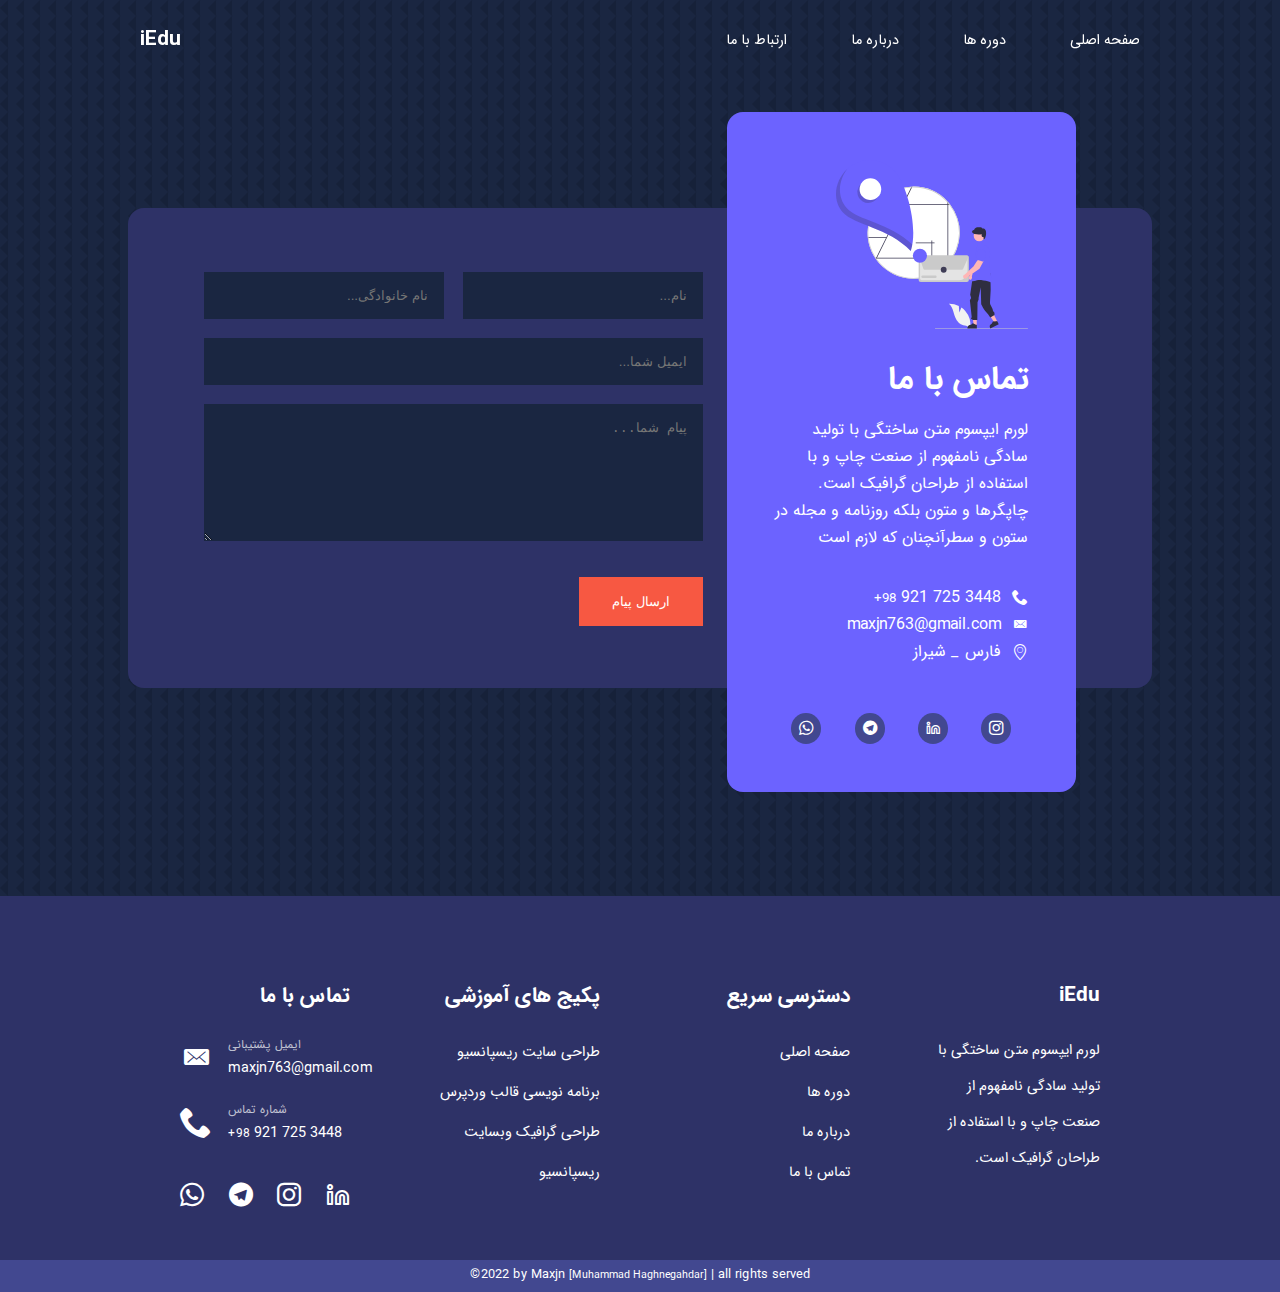
<file: contact.html>
<!DOCTYPE html>
<html lang="fa">
<!--TODO: Respondive better-->

<head>
    <meta charset="UTF-8">
    <meta http-equiv="X-UA-Compatible" content="IE=edge">
    <meta name="viewport" content="width=device-width, initial-scale=1.0">
    <title>iEdu</title>
    <!--*CSS-------------------------------------------->
    <link rel="stylesheet" href="assets/css/bootstrap-grid.rtl.css">
    <link rel="stylesheet" href="assets/css/fontiran.css">
    <link rel="stylesheet" href="assets/css/icomoon.css">
    <link rel="stylesheet" href="https://cdn.jsdelivr.net/npm/swiper@8/swiper-bundle.min.css" />
    <link rel="stylesheet" href="assets/css/style.css">
    <link rel="stylesheet" href="assets/css/responsive.css">
</head>

<body>
    <!--*===================== NavBar =======================-->
    <nav class="header-nav">
        <div class="nav-container  container">
            <ul class="header-menu">
                <li><a href="index.html">صفحه اصلی</a></li>
                <li><a href="courses.html">دوره ها</a></li>
                <li><a href="about.html">درباره ما</a></li>
                <li><a href="contact.html">ارتباط با ما</a></li>
            </ul>

            <button id="menu-bar-button" type="button" title="منو"><i class="icon-bars"></i></button>
            <a href="index.html">
                <h4>iEdu</h4>
            </a>
        </div>
    </nav>
    <!--*===================== NavBar Ends =======================-->

    <!--*===================== Main =======================-->
    <main>
        <section class="contact">
            <div class="container contact-container row">
                <div class="contact-right col-sm-5">
                    <aside class="contact-aside">
                        <figure class="aside-image">
                            <img src="assets/img/contact.svg" alt="contact">
                        </figure>
                        <h2>تماس با ما</h2>
                        <p>لورم ایپسوم متن ساختگی با تولید سادگی نامفهوم از صنعت چاپ و با استفاده از طراحان گرافیک است.
                            چاپگرها و متون بلکه روزنامه و مجله در ستون و سطرآنچنان که لازم است </p>
                        <ul class="contact-details">
                            <li class="left"><i class="icon-phone"></i><a href="tel:+989217253448"><small>+98</small>
                                    921 725 3448</a>
                            </li>
                            <li><i class="icon-mail-envelope-closed"></i><a
                                    href="mailto:maxjn763@gmail.com">maxjn763@gmail.com</a></li>
                            <li><i class="icon-location"></i><a href="#">فارس _ شیراز</a></li>
                        </ul>
                        <ul class="contact-socials">
                            <li><a href="#" title="instagram" class="icon-instagram"></a></li>
                            <li><a href="#" title="linkdinn" class="icon-linkedin"></a></li>
                            <li><a href="#" title="telegram" class="icon-telegram"></a></li>
                            <li><a href="#" title="whatsapp" class="icon-whatsapp"></a></li>
                        </ul>
                    </aside>
                </div>

                <div class="contact-left col-sm-7">
                    <form class="contact-form">
                        <div class="form-name">
                            <input type="text" name="firstName" id="firstName" placeholder="نام..." required>
                            <input type="text" name="lastName" id="lastName" placeholder="نام خانوادگی..." required>
                        </div>
                        <input type="email" name="email" id="email" placeholder="ایمیل شما..." required>
                        <textarea name="message" id="message" rows="7" placeholder="پیام شما..." required></textarea>
                        <input type="submit" class="btn btn-primary" value="ارسال پیام">
                    </form>
                </div>
            </div>
        </section>
    </main>
    <!--*===================== Main Ends =======================-->

    <!--*===================== Footer =======================-->
    <footer class="site-footer">
        <div class="container footer-container row justify-content-center">

            <div class="col-lg-3 col-md-6">
                <div class="footer-1">
                    <a href="index.html">
                        <h4>iEdu</h4>
                    </a>
                    <p>لورم ایپسوم متن ساختگی با تولید سادگی نامفهوم از صنعت چاپ و با استفاده از طراحان گرافیک است.</p>
                </div>
            </div>

            <div class="col-lg-3 col-md-6">
                <div class="footer-2">
                    <h4>دسترسی سریع</h4>
                    <ul>
                        <li><a href="index.html">صفحه اصلی</a></li>
                        <li><a href="courses.html">دوره ها</a></li>
                        <li><a href="about.html">درباره ما</a></li>
                        <li><a href="contact.html">تماس با ما</a></li>
                    </ul>
                </div>
            </div>

            <div class="col-lg-3 col-md-6">
                <div class="footer-3">
                    <h4>پکیج های آموزشی</h4>
                    <ul>
                        <li><a href="#">طراحی سایت ریسپانسیو</a></li>
                        <li><a href="#">برنامه نویسی قالب وردپرس</a></li>
                        <li><a href="#">طراحی گرافیک وبسایت ریسپانسیو</a></li>
                    </ul>
                </div>
            </div>

            <div class="col-lg-3 col-md-6">
                <div class="footer-4">
                    <a href="contact.html">
                        <h4>تماس با ما</h4>
                    </a>
                    <address>
                        <div class="addres-div d-flex align-items-center justify-content-start">
                            <i class="icon-mail-envelope-closed"></i>
                            <div class="text-area">
                                <span><small>ایمیل پشتیبانی</small></span>
                                <a href="mailto:maxjn763@gmail.com">maxjn763@gmail.com</a>
                            </div>
                        </div>
                        <div class="addres-div d-flex align-items-center justify-content-start">
                            <i class="icon-phone"></i>
                            <div class="text-area">
                                <span><small>شماره تماس</small></span>
                                <a href="tel:+989217253448"><small>+98</small> 921 725 3448</a>
                            </div>
                        </div>
                    </address>
                    <div class="social-network d-flex justify-content-between align-items-center">
                        <a href="https://www.linkedin.com/in/maxjn/" title="instagram"><i class="icon-linkedin"></i></a>
                        <a href="#" title="instagram"><i class="icon-instagram"></i></a>
                        <a href="#" title="telegram"><i class="icon-telegram"></i></a>
                        <a href="#" title="whatsapp"><i class="icon-whatsapp"></i></a>
                    </div>
                </div>
            </div>

        </div>

        <div class="footer-copyright">
            <p class="credit">©2022 by <a href="https://github.com/maxjn">Maxjn <small>[Muhammad Haghnegahdar]</small>
                </a>|
                all rights served</p>
        </div>
    </footer>
    <!--*===================== Footer Ends =======================-->
    <!--*js-------------------------------------------->
    <script src="assets/js/jquery-3.6.1.min.js"></script>
    <script src="https://cdn.jsdelivr.net/npm/swiper@8/swiper-bundle.min.js"></script>
    <script src="assets/js/swiper.js"></script>
    <script src="assets/js/script.js"></script>
</body>

</html>
</file>
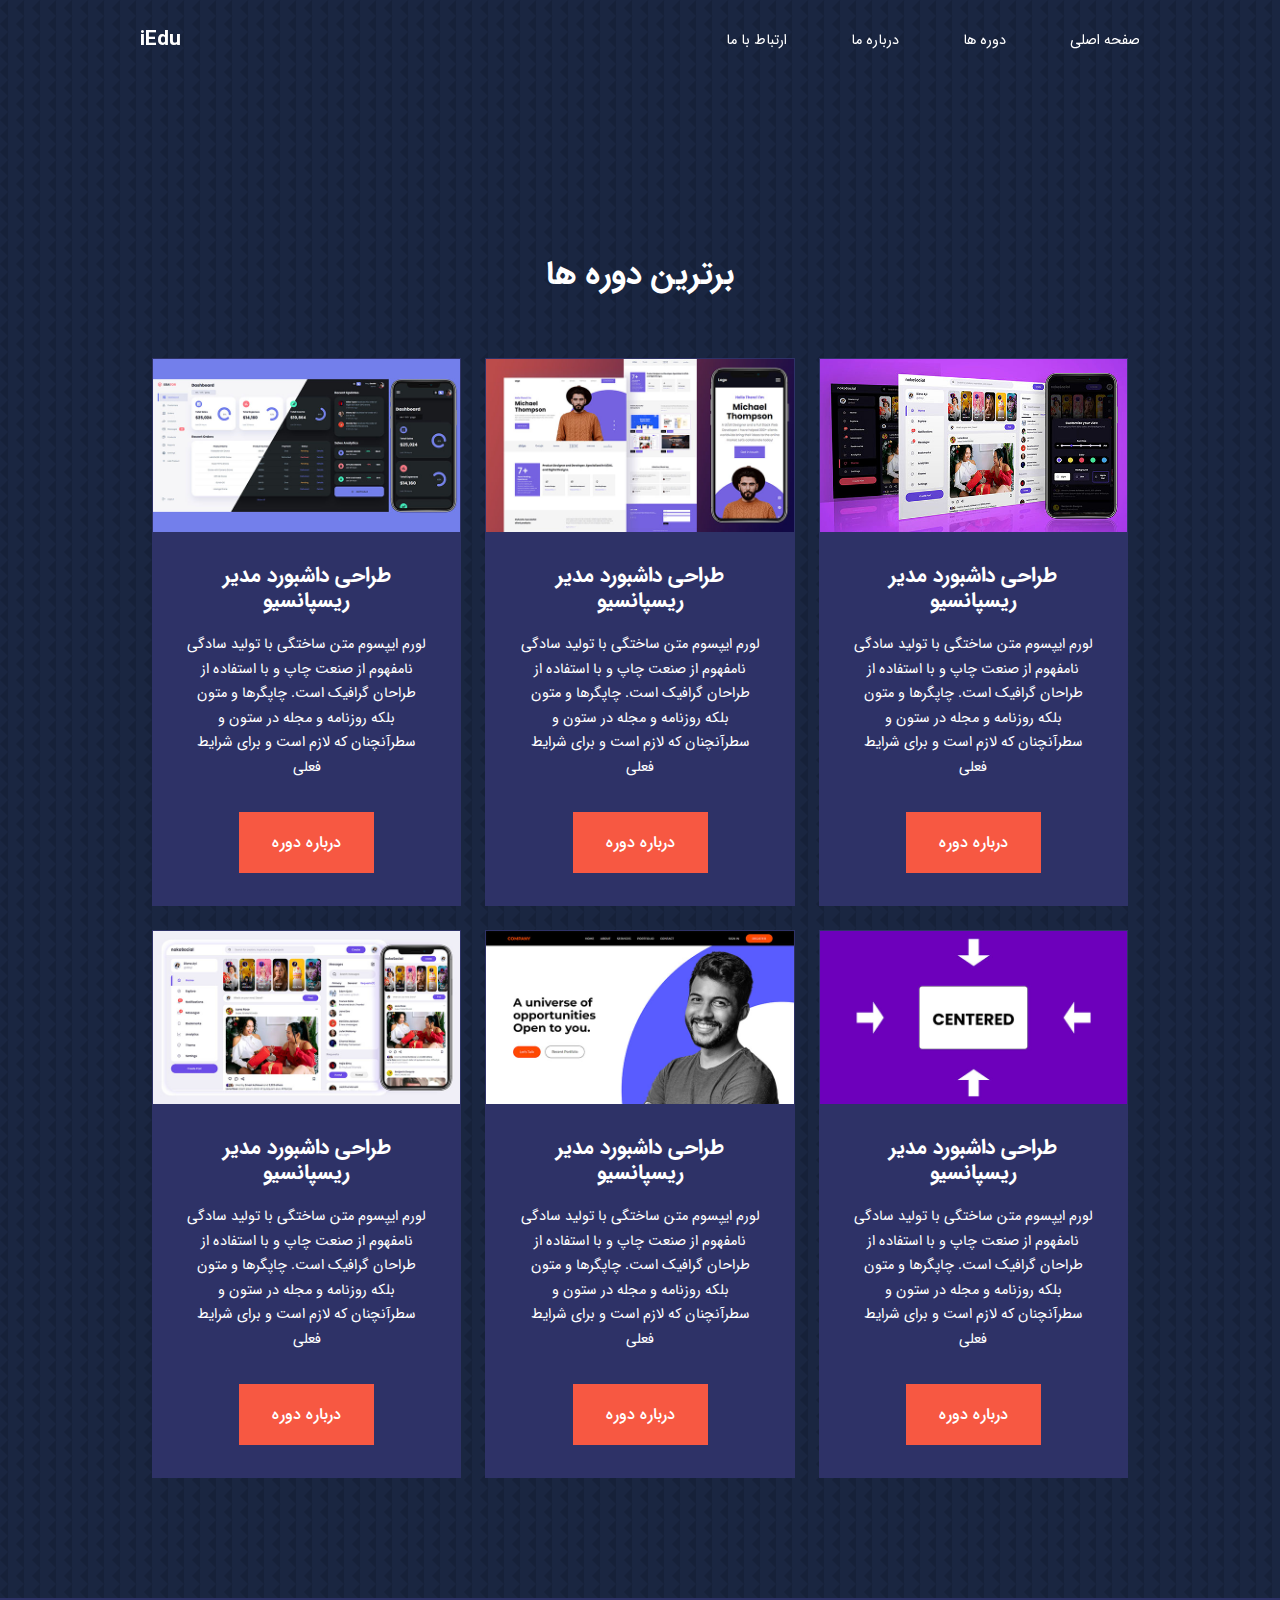
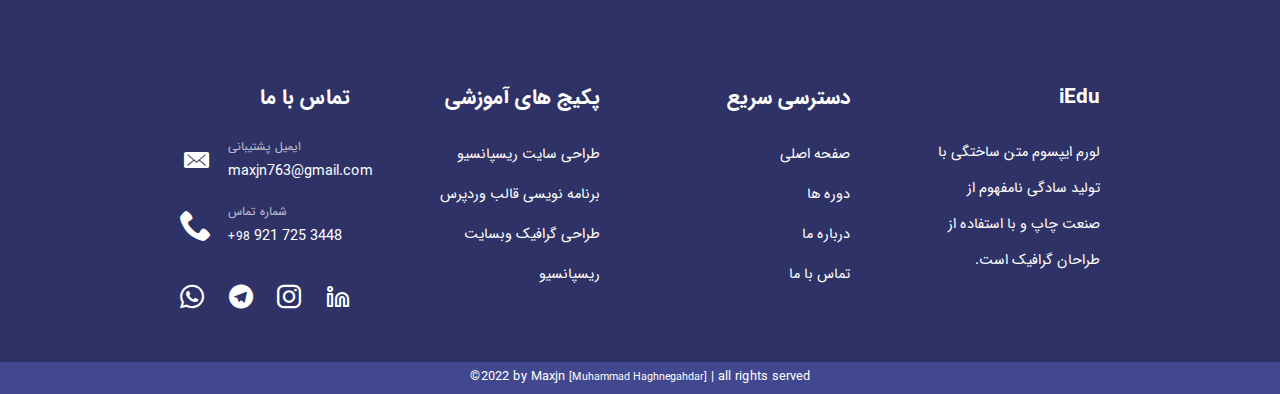
<file: courses.html>
<!DOCTYPE html>
<html lang="fa">

<head>
    <meta charset="UTF-8">
    <meta http-equiv="X-UA-Compatible" content="IE=edge">
    <meta name="viewport" content="width=device-width, initial-scale=1.0">
    <title>iEdu</title>
    <!--*CSS-------------------------------------------->
    <link rel="stylesheet" href="assets/css/bootstrap-grid.rtl.css">
    <link rel="stylesheet" href="assets/css/fontiran.css">
    <link rel="stylesheet" href="assets/css/icomoon.css">
    <link rel="stylesheet" href="https://cdn.jsdelivr.net/npm/swiper@8/swiper-bundle.min.css" />
    <link rel="stylesheet" href="assets/css/style.css">
    <link rel="stylesheet" href="assets/css/responsive.css">
</head>

<body>
    <!--*===================== NavBar =======================-->
    <nav class="header-nav">
        <div class="nav-container  container">
            <ul class="header-menu">
                <li><a href="index.html">صفحه اصلی</a></li>
                <li><a href="courses.html">دوره ها</a></li>
                <li><a href="about.html">درباره ما</a></li>
                <li><a href="contact.html">ارتباط با ما</a></li>
            </ul>

            <button id="menu-bar-button" title="منو"><i class="icon-bars"></i></button>
            <a href="index.html">
                <h4>iEdu</h4>
            </a>
        </div>
    </nav>
    <!--*===================== NavBar Ends =======================-->

    <!--*===================== Main =======================-->
    <main>
        <!--*===================== Courses =======================-->
        <section class="courses">
            <h2>برترین دوره ها</h2>
            <div class="container row">

                <div class="col-xl-4  col-md-6">
                    <article class=" course">
                        <figure class="course-image">
                            <img src="assets/img/course1.jpg" alt="course">
                        </figure>
                        <div class="course-info">
                            <h4>طراحی داشبورد مدیر ریسپانسیو</h4>
                            <p>لورم ایپسوم متن ساختگی با تولید سادگی نامفهوم از صنعت چاپ و با استفاده از طراحان گرافیک
                                است.
                                چاپگرها
                                و متون بلکه روزنامه و مجله در ستون و سطرآنچنان که لازم است و برای شرایط فعلی </p>
                            <a href="#" class="btn btn-primary">درباره دوره</a>
                        </div>
                    </article>
                </div>

                <div class="col-xl-4  col-md-6">
                    <article class=" course">
                        <figure class="course-image">
                            <img src="assets/img/course2.jpg" alt="course">
                        </figure>
                        <div class="course-info">
                            <h4>طراحی داشبورد مدیر ریسپانسیو</h4>
                            <p>لورم ایپسوم متن ساختگی با تولید سادگی نامفهوم از صنعت چاپ و با استفاده از طراحان گرافیک
                                است.
                                چاپگرها
                                و متون بلکه روزنامه و مجله در ستون و سطرآنچنان که لازم است و برای شرایط فعلی </p>
                            <a href="#" class="btn btn-primary">درباره دوره</a>
                        </div>
                    </article>
                </div>

                <div class="col-xl-4  col-md-6">
                    <article class=" course">
                        <figure class="course-image">
                            <img src="assets/img/course3.jpg" alt="course">
                        </figure>
                        <div class="course-info">
                            <h4>طراحی داشبورد مدیر ریسپانسیو</h4>
                            <p>لورم ایپسوم متن ساختگی با تولید سادگی نامفهوم از صنعت چاپ و با استفاده از طراحان گرافیک
                                است.
                                چاپگرها
                                و متون بلکه روزنامه و مجله در ستون و سطرآنچنان که لازم است و برای شرایط فعلی </p>
                            <a href="#" class="btn btn-primary">درباره دوره</a>
                        </div>
                    </article>
                </div>

                <div class="col-xl-4  col-md-6">
                    <article class=" course">
                        <figure class="course-image">
                            <img src="assets/img/course4.jpg" alt="course">
                        </figure>
                        <div class="course-info">
                            <h4>طراحی داشبورد مدیر ریسپانسیو</h4>
                            <p>لورم ایپسوم متن ساختگی با تولید سادگی نامفهوم از صنعت چاپ و با استفاده از طراحان گرافیک
                                است.
                                چاپگرها
                                و متون بلکه روزنامه و مجله در ستون و سطرآنچنان که لازم است و برای شرایط فعلی </p>
                            <a href="#" class="btn btn-primary">درباره دوره</a>
                        </div>
                    </article>
                </div>

                <div class="col-xl-4  col-md-6">
                    <article class=" course">
                        <figure class="course-image">
                            <img src="assets/img/course5.jpg" alt="course">
                        </figure>
                        <div class="course-info">
                            <h4>طراحی داشبورد مدیر ریسپانسیو</h4>
                            <p>لورم ایپسوم متن ساختگی با تولید سادگی نامفهوم از صنعت چاپ و با استفاده از طراحان گرافیک
                                است.
                                چاپگرها
                                و متون بلکه روزنامه و مجله در ستون و سطرآنچنان که لازم است و برای شرایط فعلی </p>
                            <a href="#" class="btn btn-primary">درباره دوره</a>
                        </div>
                    </article>
                </div>

                <div class="col-xl-4  col-md-6">
                    <article class=" course">
                        <figure class="course-image">
                            <img src="assets/img/course6.jpg" alt="course">
                        </figure>
                        <div class="course-info">
                            <h4>طراحی داشبورد مدیر ریسپانسیو</h4>
                            <p>لورم ایپسوم متن ساختگی با تولید سادگی نامفهوم از صنعت چاپ و با استفاده از طراحان گرافیک
                                است.
                                چاپگرها
                                و متون بلکه روزنامه و مجله در ستون و سطرآنچنان که لازم است و برای شرایط فعلی </p>
                            <a href="#" class="btn btn-primary">درباره دوره</a>
                        </div>
                    </article>
                </div>
            </div>
        </section>
        <!--*===================== Courses Ends =======================-->

    </main>
    <!--*===================== Main Ends =======================-->

    <!--*===================== Footer =======================-->
    <footer class="site-footer">
        <div class="container footer-container row justify-content-center">

            <div class="col-lg-3 col-md-6">
                <div class="footer-1">
                    <a href="index.html">
                        <h4>iEdu</h4>
                    </a>
                    <p>لورم ایپسوم متن ساختگی با تولید سادگی نامفهوم از صنعت چاپ و با استفاده از طراحان گرافیک است.</p>
                </div>
            </div>

            <div class="col-lg-3 col-md-6">
                <div class="footer-2">
                    <h4>دسترسی سریع</h4>
                    <ul>
                        <li><a href="index.html">صفحه اصلی</a></li>
                        <li><a href="courses.html">دوره ها</a></li>
                        <li><a href="about.html">درباره ما</a></li>
                        <li><a href="contact.html">تماس با ما</a></li>
                    </ul>
                </div>
            </div>

            <div class="col-lg-3 col-md-6">
                <div class="footer-3">
                    <h4>پکیج های آموزشی</h4>
                    <ul>
                        <li><a href="#">طراحی سایت ریسپانسیو</a></li>
                        <li><a href="#">برنامه نویسی قالب وردپرس</a></li>
                        <li><a href="#">طراحی گرافیک وبسایت ریسپانسیو</a></li>
                    </ul>
                </div>
            </div>

            <div class="col-lg-3 col-md-6">
                <div class="footer-4">
                    <a href="contact.html">
                        <h4>تماس با ما</h4>
                    </a>
                    <address>
                        <div class="addres-div d-flex align-items-center justify-content-start">
                            <i class="icon-mail-envelope-closed"></i>
                            <div class="text-area">
                                <span><small>ایمیل پشتیبانی</small></span>
                                <a href="mailto:maxjn763@gmail.com">maxjn763@gmail.com</a>
                            </div>
                        </div>
                        <div class="addres-div d-flex align-items-center justify-content-start">
                            <i class="icon-phone"></i>
                            <div class="text-area">
                                <span><small>شماره تماس</small></span>
                                <a href="tel:+989217253448"><small>+98</small> 921 725 3448</a>
                            </div>
                        </div>
                    </address>
                    <div class="social-network d-flex justify-content-between align-items-center">
                        <a href="#" title="instagram"><i class="icon-linkedin"></i></a>
                        <a href="https://www.linkedin.com/in/maxjn/" title="linkdin"><i class="icon-instagram"></i></a>
                        <a href="#" title="telegram"><i class="icon-telegram"></i></a>
                        <a href="#" title="whatsapp"><i class="icon-whatsapp"></i></a>
                    </div>
                </div>
            </div>

        </div>

        <div class="footer-copyright">
            <p class="credit">©2022 by <a href="https://github.com/maxjn">Maxjn <small>[Muhammad Haghnegahdar]</small>
                </a>|
                all rights served</p>
        </div>
    </footer>
    <!--*===================== Footer Ends =======================-->
    <!--*js-------------------------------------------->
    <script src="assets/js/jquery-3.6.1.min.js"></script>
    <script src="https://cdn.jsdelivr.net/npm/swiper@8/swiper-bundle.min.js"></script>
    <script src="assets/js/swiper.js"></script>
    <script src="assets/js/script.js"></script>
</body>

</html>
</file>
<file: assets/css/fontiran.css>
﻿/**
*
*	Name:			IRAN Sans-Serif Font
*	Version:		5.0
*	Author:			Moslem Ebrahimi (moslemebrahimi.com)
*	Created on:		Dec 25, 2012
*	Updated on:		Sep 01, 2017
*	Website:		             http://fontiran.com
*	Copyright:		Commercial/Proprietary Software
--------------------------------------------------------------------------------------
فونت های ایران سن سریف یک نرم افزار مالکیتی محسوب می شود. جهت آگاهی از قوانین استفاده از این فونت ها لطفا به وب سایت (فونت ایران دات کام) مراجعه نمایید
--------------------------------------------------------------------------------------
IRAN Sans-serif fonts are considered a proprietary software. To gain information about the laws regarding the use of these fonts, please visit www.fontiran.com 
--------------------------------------------------------------------------------------
This set of fonts are used in this project under the license: (.....)
--------------------------------------------------------------------------------------
*	
**/
@font-face {
	font-family: IRANSans;
	font-style: normal;
	font-weight: 900;
	src: url('../fonts/eot/IRANSansWeb_Black.eot');
	src: url('../fonts/eot/IRANSansWeb_Black.eot?#iefix') format('embedded-opentype'),  /* IE6-8 */
		 url('../fonts/woff2/IRANSansWeb_Black.woff2') format('woff2'),  /* FF39+,Chrome36+, Opera24+*/
		 url('../fonts/woff/IRANSansWeb_Black.woff') format('woff'),  /* FF3.6+, IE9, Chrome6+, Saf5.1+*/
		 url('../fonts/ttf/IRANSansWeb_Black.ttf') format('truetype');
}
@font-face {
	font-family: IRANSans;
	font-style: normal;
	font-weight: bold;
	src: url('../fonts/eot/IRANSansWeb_Bold.eot');
	src: url('../fonts/eot/IRANSansWeb_Bold.eot?#iefix') format('embedded-opentype'),  /* IE6-8 */
		 url('../fonts/woff2/IRANSansWeb_Bold.woff2') format('woff2'),  /* FF39+,Chrome36+, Opera24+*/
		 url('../fonts/woff/IRANSansWeb_Bold.woff') format('woff'),  /* FF3.6+, IE9, Chrome6+, Saf5.1+*/
		 url('../fonts/ttf/IRANSansWeb_Bold.ttf') format('truetype');
}
@font-face {
	font-family: IRANSans;
	font-style: normal;
	font-weight: 500;
	src: url('../fonts/eot/IRANSansWeb_Medium.eot');
	src: url('../fonts/eot/IRANSansWeb_Medium.eot?#iefix') format('embedded-opentype'),  /* IE6-8 */
		 url('../fonts/woff2/IRANSansWeb_Medium.woff2') format('woff2'),  /* FF39+,Chrome36+, Opera24+*/
		 url('../fonts/woff/IRANSansWeb_Medium.woff') format('woff'),  /* FF3.6+, IE9, Chrome6+, Saf5.1+*/
		 url('../fonts/ttf/IRANSansWeb_Medium.ttf') format('truetype');
}
@font-face {
	font-family: IRANSans;
	font-style: normal;
	font-weight: 300;
	src: url('../fonts/eot/IRANSansWeb_Light.eot');
	src: url('../fonts/eot/IRANSansWeb_Light.eot?#iefix') format('embedded-opentype'),  /* IE6-8 */
		 url('../fonts/woff2/IRANSansWeb_Light.woff2') format('woff2'),  /* FF39+,Chrome36+, Opera24+*/
		 url('../fonts/woff/IRANSansWeb_Light.woff') format('woff'),  /* FF3.6+, IE9, Chrome6+, Saf5.1+*/
		 url('../fonts/ttf/IRANSansWeb_Light.ttf') format('truetype');
}
@font-face {
	font-family: IRANSans;
	font-style: normal;
	font-weight: 200;
	src: url('../fonts/eot/IRANSansWeb_UltraLight.eot');
	src: url('../fonts/eot/IRANSansWeb_UltraLight.eot?#iefix') format('embedded-opentype'),  /* IE6-8 */
		 url('../fonts/woff2/IRANSansWeb_UltraLight.woff2') format('woff2'),  /* FF39+,Chrome36+, Opera24+*/
		 url('../fonts/woff/IRANSansWeb_UltraLight.woff') format('woff'),  /* FF3.6+, IE9, Chrome6+, Saf5.1+*/
		 url('../fonts/ttf/IRANSansWeb_UltraLight.ttf') format('truetype');
}
@font-face {
	font-family: IRANSans;
	font-style: normal;
	font-weight: normal;
	src: url('../fonts/eot/IRANSansWeb.eot');
	src: url('../fonts/eot/IRANSansWeb.eot?#iefix') format('embedded-opentype'),  /* IE6-8 */
		 url('../fonts/woff2/IRANSansWeb.woff2') format('woff2'),  /* FF39+,Chrome36+, Opera24+*/
		 url('../fonts/woff/IRANSansWeb.woff') format('woff'),  /* FF3.6+, IE9, Chrome6+, Saf5.1+*/
		 url('../fonts/ttf/IRANSansWeb.ttf') format('truetype');
}
</file>
<file: assets/css/icomoon.css>
@font-face {
  font-family: "icomoon";
  src: url("../fonts/icomoon.eot?f8x32");
  src: url("../fonts/icomoon.eot?f8x32#iefix") format("embedded-opentype"),
    url("../fonts/icomoon.ttf?f8x32") format("truetype"),
    url("../fonts/icomoon.woff?f8x32") format("woff"),
    url("../fonts/icomoon.svg?f8x32#icomoon") format("svg");
  font-weight: normal;
  font-style: normal;
  font-display: block;
}

[class^="icon-"],
[class*=" icon-"] {
  /* use !important to prevent issues with browser extensions that change fonts */
  font-family: "icomoon" !important;
  speak: never;
  font-style: normal;
  font-weight: normal;
  font-variant: normal;
  text-transform: none;
  line-height: 1;

  /* Better Font Rendering =========== */
  -webkit-font-smoothing: antialiased;
  -moz-osx-font-smoothing: grayscale;
}

.icon-at:before {
  content: "\e941";
}
.icon-email:before {
  content: "\e941";
}
.icon-earth:before {
  content: "\e942";
}
.icon-mobile:before {
  content: "\e943";
}
.icon-phone:before {
  content: "\e944";
}
.icon-trophy:before {
  content: "\e945";
}
.icon-IE:before {
  content: "\e946";
}
.icon-opera:before {
  content: "\e947";
}
.icon-safari:before {
  content: "\e948";
}
.icon-firefox:before {
  content: "\e949";
}
.icon-chrome:before {
  content: "\e94a";
}
.icon-user-tie:before {
  content: "\e94b";
}
.icon-earth1:before {
  content: "\e94c";
}
.icon-briefcase:before {
  content: "\e94d";
}
.icon-office:before {
  content: "\e94e";
}
.icon-music:before {
  content: "\e94f";
}
.icon-song:before {
  content: "\e94f";
}
.icon-audio:before {
  content: "\e94f";
}
.icon-sound1:before {
  content: "\e94f";
}
.icon-note:before {
  content: "\e94f";
}
.icon-headphones:before {
  content: "\e950";
}
.icon-headset:before {
  content: "\e950";
}
.icon-music2:before {
  content: "\e950";
}
.icon-audio2:before {
  content: "\e950";
}
.icon-coin-dollar:before {
  content: "\e951";
}
.icon-money:before {
  content: "\e951";
}
.icon-cash:before {
  content: "\e951";
}
.icon-currency-dollar:before {
  content: "\e951";
}
.icon-credit-card:before {
  content: "\e952";
}
.icon-money1:before {
  content: "\e952";
}
.icon-payment:before {
  content: "\e952";
}
.icon-ecommerce:before {
  content: "\e952";
}
.icon-pie-chart:before {
  content: "\e953";
}
.icon-stats:before {
  content: "\e953";
}
.icon-statistics:before {
  content: "\e953";
}
.icon-graph:before {
  content: "\e953";
}
.icon-bell1:before {
  content: "\e954";
}
.icon-alarm1:before {
  content: "\e954";
}
.icon-notification:before {
  content: "\e954";
}
.icon-alarm2:before {
  content: "\e955";
}
.icon-time:before {
  content: "\e955";
}
.icon-clock1:before {
  content: "\e955";
}
.icon-sphere:before {
  content: "\e956";
}
.icon-star-empty:before {
  content: "\e940";
}
.icon-happy:before {
  content: "\e936";
}
.icon-happy1:before {
  content: "\e937";
}
.icon-youtube:before {
  content: "\e938";
}
.icon-brand:before {
  content: "\e938";
}
.icon-social:before {
  content: "\e938";
}
.icon-twitter:before {
  content: "\e939";
}
.icon-brand1:before {
  content: "\e939";
}
.icon-tweet:before {
  content: "\e939";
}
.icon-social1:before {
  content: "\e939";
}
.icon-telegram:before {
  content: "\e93a";
}
.icon-brand2:before {
  content: "\e93a";
}
.icon-social2:before {
  content: "\e93a";
}
.icon-whatsapp:before {
  content: "\e93b";
}
.icon-brand3:before {
  content: "\e93b";
}
.icon-social3:before {
  content: "\e93b";
}
.icon-instagram:before {
  content: "\e93c";
}
.icon-brand4:before {
  content: "\e93c";
}
.icon-social4:before {
  content: "\e93c";
}
.icon-facebook:before {
  content: "\e93d";
}
.icon-brand5:before {
  content: "\e93d";
}
.icon-social5:before {
  content: "\e93d";
}
.icon-share:before {
  content: "\e93e";
}
.icon-social6:before {
  content: "\e93e";
}
.icon-play:before {
  content: "\e93f";
}
.icon-video1:before {
  content: "\e93f";
}
.icon-movie1:before {
  content: "\e93f";
}
.icon-display:before {
  content: "\e930";
}
.icon-heart1:before {
  content: "\e900";
}
.icon-brightness:before {
  content: "\e901";
}
.icon-moon:before {
  content: "\e902";
}
.icon-plus:before {
  content: "\ea0a";
}
.icon-minus:before {
  content: "\ea0b";
}
.icon-cross:before {
  content: "\ea0f";
}
.icon-checkmark:before {
  content: "\ea10";
}
.icon-mail-envelope-closed:before {
  content: "\e957";
}
.icon-mail-envelope-closed1:before {
  content: "\e958";
}
.icon-mail-envelope-open:before {
  content: "\e959";
}
.icon-mail-envelope-open1:before {
  content: "\e95a";
}
.icon-trophy1:before {
  content: "\e95b";
}
.icon-location:before {
  content: "\e95c";
}
.icon-video:before {
  content: "\e95d";
}
.icon-camera:before {
  content: "\e95d";
}
.icon-movie:before {
  content: "\e95d";
}
.icon-sound:before {
  content: "\e95e";
}
.icon-speaker:before {
  content: "\e95e";
}
.icon-volume:before {
  content: "\e95e";
}
.icon-music1:before {
  content: "\e95f";
}
.icon-songs:before {
  content: "\e95f";
}
.icon-audio1:before {
  content: "\e95f";
}
.icon-alarmclock:before {
  content: "\e960";
}
.icon-clock:before {
  content: "\e960";
}
.icon-heart3:before {
  content: "\e926";
}
.icon-eye1:before {
  content: "\e927";
}
.icon-location-outline:before {
  content: "\e961";
}
.icon-location1:before {
  content: "\e962";
}
.icon-business-card:before {
  content: "\e963";
}
.icon-add_ic_call:before {
  content: "\e964";
}
.icon-people_alt:before {
  content: "\e965";
}
.icon-people_outline:before {
  content: "\e966";
}
.icon-group:before {
  content: "\e967";
}
.icon-people:before {
  content: "\e967";
}
.icon-business:before {
  content: "\e968";
}
.icon-domain:before {
  content: "\e968";
}
.icon-color_lens:before {
  content: "\e969";
}
.icon-palette:before {
  content: "\e969";
}
.icon-access_alarm:before {
  content: "\e96a";
}
.icon-alarm:before {
  content: "\e96a";
}
.icon-arrow-down1:before {
  content: "\e903";
}
.icon-arrow-down-left:before {
  content: "\e904";
}
.icon-arrow-down-right:before {
  content: "\e905";
}
.icon-arrow-left1:before {
  content: "\e906";
}
.icon-arrow-right1:before {
  content: "\e907";
}
.icon-arrow-up1:before {
  content: "\e908";
}
.icon-arrow-up-left:before {
  content: "\e909";
}
.icon-arrow-up-right:before {
  content: "\e90a";
}
.icon-chevron-down1:before {
  content: "\e90b";
}
.icon-chevron-left1:before {
  content: "\e90c";
}
.icon-chevron-right1:before {
  content: "\e90d";
}
.icon-chevron-up1:before {
  content: "\e90e";
}
.icon-corner-down-left:before {
  content: "\e90f";
}
.icon-corner-down-right:before {
  content: "\e910";
}
.icon-corner-left-down:before {
  content: "\e911";
}
.icon-corner-left-up:before {
  content: "\e912";
}
.icon-corner-right-down:before {
  content: "\e913";
}
.icon-corner-right-up:before {
  content: "\e914";
}
.icon-corner-up-left:before {
  content: "\e915";
}
.icon-corner-up-right:before {
  content: "\e916";
}
.icon-eye:before {
  content: "\e917";
}
.icon-facebook1:before {
  content: "\e918";
}
.icon-heart2:before {
  content: "\e919";
}
.icon-home:before {
  content: "\e91a";
}
.icon-image:before {
  content: "\e91b";
}
.icon-instagram1:before {
  content: "\e91c";
}
.icon-linkedin:before {
  content: "\e91d";
}
.icon-moon1:before {
  content: "\e91e";
}
.icon-more-horizontal:before {
  content: "\e91f";
}
.icon-more-vertical:before {
  content: "\e920";
}
.icon-rss1:before {
  content: "\e921";
}
.icon-search:before {
  content: "\e922";
}
.icon-send1:before {
  content: "\e923";
}
.icon-sun:before {
  content: "\e924";
}
.icon-twitter1:before {
  content: "\e925";
}
.icon-envelope-open-o:before {
  content: "\e96b";
}
.icon-envelope:before {
  content: "\e96c";
}
.icon-video-camera:before {
  content: "\e96d";
}
.icon-bitcoin:before {
  content: "\e96e";
}
.icon-btc:before {
  content: "\e96e";
}
.icon-bullhorn:before {
  content: "\e96f";
}
.icon-paint-brush:before {
  content: "\e970";
}
.icon-shopping-basket:before {
  content: "\e971";
}
.icon-shopping-cart:before {
  content: "\e972";
}
.icon-cart-plus:before {
  content: "\e973";
}
.icon-star:before {
  content: "\f005";
}
.icon-star-o:before {
  content: "\f006";
}
.icon-smile-o1:before {
  content: "\f11b";
}
.icon-frown-o1:before {
  content: "\f11c";
}
.icon-meh-o1:before {
  content: "\f11d";
}
.icon-star-half-empty:before {
  content: "\f123";
}
.icon-star-half-full:before {
  content: "\f123";
}
.icon-star-half-o:before {
  content: "\f123";
}
.icon-bookmark:before {
  content: "\f02e";
}
.icon-exclamation-triangle:before {
  content: "\f071";
}
.icon-warning:before {
  content: "\f071";
}
.icon-bookmark-o:before {
  content: "\f097";
}
.icon-bell-o:before {
  content: "\f0a2";
}
.icon-money2:before {
  content: "\f0d6";
}
.icon-spinner:before {
  content: "\f110";
}
.icon-circle:before {
  content: "\f111";
}
.icon-rocket:before {
  content: "\f135";
}
.icon-slack:before {
  content: "\f198";
}
.icon-imdb:before {
  content: "\f2d8";
}
.icon-plus1:before {
  content: "\f067";
}
.icon-minus1:before {
  content: "\f068";
}
.icon-heart:before {
  content: "\f004";
}
.icon-user:before {
  content: "\f007";
}
.icon-chevron-left:before {
  content: "\f053";
}
.icon-chevron-right:before {
  content: "\f054";
}
.icon-arrow-left:before {
  content: "\f060";
}
.icon-arrow-right:before {
  content: "\f061";
}
.icon-arrow-up:before {
  content: "\f062";
}
.icon-arrow-down:before {
  content: "\f063";
}
.icon-chevron-up:before {
  content: "\f077";
}
.icon-chevron-down:before {
  content: "\f078";
}
.icon-heart-o:before {
  content: "\f08a";
}
.icon-feed:before {
  content: "\f09e";
}
.icon-rss:before {
  content: "\f09e";
}
.icon-certificate:before {
  content: "\f0a3";
}
.icon-bars:before {
  content: "\f0c9";
}
.icon-navicon:before {
  content: "\f0c9";
}
.icon-reorder:before {
  content: "\f0c9";
}
.icon-caret-down:before {
  content: "\f0d7";
}
.icon-caret-up:before {
  content: "\f0d8";
}
.icon-caret-left:before {
  content: "\f0d9";
}
.icon-caret-right:before {
  content: "\f0da";
}
.icon-sort-desc:before {
  content: "\f0dd";
}
.icon-sort-down:before {
  content: "\f0dd";
}
.icon-sort-asc:before {
  content: "\f0de";
}
.icon-sort-up:before {
  content: "\f0de";
}
.icon-smile-o:before {
  content: "\f118";
}
.icon-frown-o:before {
  content: "\f119";
}
.icon-meh-o:before {
  content: "\f11a";
}
.icon-bullseye:before {
  content: "\f140";
}
.icon-female:before {
  content: "\f182";
}
.icon-male:before {
  content: "\f183";
}
.icon-sun-o:before {
  content: "\f185";
}
.icon-paper-plane:before {
  content: "\f1d8";
}
.icon-send:before {
  content: "\f1d8";
}
.icon-user-circle:before {
  content: "\f2bd";
}
.icon-telegram1:before {
  content: "\f2c6";
}
.icon-megaphone:before {
  content: "\e974";
}
.icon-bell:before {
  content: "\e975";
}
.icon-education:before {
  content: "\e935";
}
.icon-Graduation-Cap:before {
  content: "\e932";
  color: #fff;
}
.icon-Teacher:before {
  content: "\e933";
  color: #fff;
}
.icon-student_male:before {
  content: "\e934";
  color: #fff;
}
.icon-imdb1:before {
  content: "\e931";
  color: #e6b91e;
}
.icon-bird:before {
  content: "\e928";
}
.icon-movie11:before {
  content: "\e929";
}
.icon-tv:before {
  content: "\e92a";
}
.icon-skull:before {
  content: "\e92b";
}
.icon-bug:before {
  content: "\e92c";
}
.icon-heart4:before {
  content: "\e92d";
}
.icon-night:before {
  content: "\e92e";
}
.icon-sunny:before {
  content: "\e92f";
}
</file>
<file: assets/css/style.css>
* {
  padding: 0;
  margin: 0;
  border: 0;
  outline: 0;
  box-sizing: border-box;
  list-style-type: none;
  text-decoration: none;
}

:root {
  --color-primary: #6c63ff;
  --color-success: #00bf8e;
  --color-warning: #f7c94b;
  --color-danger: #f75842;
  --color-danger-variant: rgba(247, 88, 66, 0.4);
  --color-white: #fff;
  --color-light: rgba(255, 255, 255, 0.7);
  --color-black: #000;
  --color-bg: #1a2641;
  --color-bg1: #2e3267;
  --color-bg2: #424890;

  --container-width-lg: 80%;
  --container-width-md: 95%;
  --container-width-sm: 94%;

  --transition: all 400ms ease;
}

body {
  font-family: IRANSans;
  line-height: 1.7;
  color: var(--color-white);
  background-color: var(--color-bg);
  direction: rtl;
  background-image: url(../img/bg-texture.png);
}

.container {
  width: var(--container-width-lg);
  margin: 0 auto;
}

section {
  padding: 6rem 0;
}

section h2 {
  text-align: center;
  margin-bottom: 4rem;
}

h1,
h2,
h3,
h4,
h5 {
  line-height: 1.2;
}

h1 {
  font-size: 2.4rem;
}
h2 {
  font-size: 2rem;
}
h3 {
  font-size: 1.6rem;
}
h4 {
  font-size: 1.3rem;
}

a {
  color: var(--color-white);
}

img {
  width: 100%;
  display: block;
  object-fit: cover;
}

.btn {
  padding: 1rem 2rem;
  background-color: var(--color-white);
  color: var(--color-black);
  border: 1px solid transparent;
  font-weight: 500;
  transition: var(--transition);
  display: inline-block;
}

.btn:hover {
  background-color: transparent;
  color: var(--color-white);
  border-color: var(--color-white);
}

.btn-primary {
  background-color: var(--color-danger);
  color: var(--color-white);
}

/**==================== NavBar ===============*/
.header-nav {
  background-color: transparent;
  width: 100vw;
  position: fixed;
  top: 0;
  z-index: 11;
  height: 5rem;
  transition: var(--transition);
}
.header-nav-scroll {
  background-color: var(--color-primary);
  box-shadow: 0 1rem 2rem rgba(0, 0, 0, 0.2);
}
.header-nav .nav-container {
  display: flex;
  align-items: center;
  justify-content: space-between;
  height: 100%;
}
.header-nav button {
  display: none;
}

.header-nav .header-menu {
  display: flex;
  align-items: center;
  gap: 4rem;
}

.header-nav .header-menu a {
  font-size: 0.9rem;
  transition: var(--transition);
}

.header-nav .header-menu a:hover {
  color: var(--color-bg2);
}

/**==================== Header ===============*/
header {
  position: relative;
  top: 5rem;
  overflow: hidden;
  margin-bottom: 5rem;
  height: 70vh;
}

header .header-container {
  height: 100%;
  row-gap: 5rem;
}
header .header-left p {
  margin: 1rem 0 2.4rem;
}

/**==================== Categories ===============*/
.categories {
  background-color: var(--color-bg1);
  height: 32rem;
}
.categories .categiries-right h1 {
  line-height: 1;
  margin-bottom: 3rem;
}

.categories .categories-right {
  padding-left: 4rem;
}

.categories .categories-right p {
  margin: 1rem 0 3rem;
}

.categories .categories-left .category {
  background-color: var(--color-bg2);
  padding: 2rem;
  border-radius: 2rem;
  transition: var(--transition);
  margin-bottom: 1.5rem;
}

.categories .categories-left div:nth-child(2) .category-icon {
  background-color: var(--color-danger);
}
.categories .categories-left div:nth-child(3) .category-icon {
  background-color: var(--color-success);
}
.categories .categories-left div:nth-child(4) .category-icon {
  background-color: var(--color-warning);
}
.categories .categories-left div:nth-child(5) .category-icon {
  background-color: var(--color-success);
}

.categories .categories-left .category:hover {
  box-shadow: 0 3rem 3rem rgba(0, 0, 0, 0.3);
  z-index: 1;
}

.categories .categories-left .category .category-icon {
  border-radius: 0.9rem;
  background-color: var(--color-primary);
  padding: 0.7rem;
}
.categories .categories-left .category .category-icon i {
  padding: 0.4rem;
}

.categories .categories-left .category h5 {
  margin: 1.8rem 0 1rem;
}
.categories .categories-left .category p {
  font-size: 0.85rem;
}

/**==================== Popular Courses ===============*/
.courses {
  margin-top: 10rem;
}

.courses .course {
  background-color: var(--color-bg1);
  border: 1px solid transparent;
  text-align: center;
  transition: var(--transition);
  margin-bottom: 1.5rem;
}
.courses .course:hover {
  background-color: transparent;
  border-color: var(--color-primary);
}

.courses .course .course-info {
  padding: 2rem;
}
.courses .course .course-info p {
  margin: 1.2rem 0 2rem;
  font-size: 0.9rem;
}

.swiper .swiper-wrapper {
  margin-bottom: 3rem;
}

/**==================== Questions ===============*/
.questions {
  background-color: var(--color-bg1);
  box-shadow: inset 0 0 3rem rgba(0, 0, 0, 0.5);
}
.questions .question-container > div {
  margin-bottom: 1.5rem;
}
.questions .question {
  display: flex;
  justify-content: start;
  align-items: flex-start;
  padding: 2rem;
  cursor: pointer;
  background-color: var(--color-primary);
}
.questions .question .question-icon span {
  font-size: 1.2rem;
  line-height: 2.2;
  display: inline-block;
  padding: 0 1rem;
}
.questions .question .question-answer h4 {
  font-size: 1rem;
  line-height: 2.2;
}
.questions .question .question-answer p {
  margin-top: 0.8rem;
  display: none;
}
.questions .question.open .question-answer p {
  display: block;
}

/**==================== Testimonials ===============*/
.testimonials .testimonial {
  padding-top: 2rem;
}
.testimonials .testimonial .avatar {
  overflow: hidden;
  width: 6rem;
  height: 6rem;
  border-radius: 50%;
  border: 1rem solid var(--color-bg1);
  margin: 0 auto 1rem;
}
.testimonials .testimonial .testimonial-info {
  text-align: center;
}
.testimonials .testimonial .testimonial-body {
  margin-top: 3rem;
  padding: 2rem;
  background-color: var(--color-primary);
  position: relative;
}
.testimonials .testimonial .testimonial-body::before {
  content: "";
  display: block;
  width: 3rem;
  height: 3rem;
  background: linear-gradient(
    180deg,
    transparent,
    var(--color-primary),
    var(--color-primary)
  );
  position: absolute;
  left: 50%;
  top: -3rem;
  transform: translate(-50%, 0);
  clip-path: polygon(50% 0%, 0% 100%, 100% 100%);
}

/**==================== Footer ===============*/
.site-footer {
  background-color: var(--color-bg1);
  padding: 3rem 0 0 0;
  font-size: 0.9rem;
}
.site-footer .footer-container > div {
  padding: 2.5rem;
}
.site-footer h4 {
  margin-bottom: 1.5rem;
  font-weight: bold;
}
.site-footer p {
  line-height: 2.5;
}

.site-footer ul {
  line-height: 2.5rem;
}
.site-footer ul li {
  transition: var(--transition);
}
.site-footer ul li:hover {
  padding-right: 0.5rem;
}

.site-footer address {
  text-align-last: left;
  direction: ltr;
  font-style: normal;
}
.site-footer address .addres-div {
  margin-bottom: 1rem;
}
.site-footer address i {
  font-size: 2rem;
  padding-right: 1rem;
  display: block;
}
.site-footer address span {
  color: var(--color-light);
}
.site-footer address a {
  display: block;
}

.site-footer .social-network {
  margin-top: 2rem;
  font-size: 1.5rem;
}

.site-footer .footer-copyright {
  text-align: center;
  direction: ltr;
  font-size: 0.8rem;
  background-color: var(--color-bg2);
}

/**##################### About Page #####################*/
/**==================== Achivements ===============*/
.achivements {
  margin-top: 3rem;
}

.achivements .achivements-right {
  padding-left: 3rem;
}

.achivements .achivements-left > p {
  margin: 1.6rem 0 2.5rem;
}

.achivements .achivements-left .card {
  background-color: var(--color-bg1);
  padding: 1.6rem;
  border-radius: 1rem;
  text-align: center;
  transition: var(--transition);
}

.achivements .achivements-left .achivements-cards .card:hover {
  background-color: var(--color-bg2);
  box-shadow: 0 3rem 3rem rgba(0, 0, 0, 0.2);
}

.achivements .achivements-left .achivements-cards .card .card-icon {
  background-color: var(--color-primary);
  padding: 0.6rem;
  border-radius: 1rem;
  display: inline-block;
  margin-bottom: 2rem;
}

.achivements
  .achivements-left
  .achivements-cards
  div:nth-child(2)
  .card
  .card-icon {
  background-color: var(--color-danger);
}
.achivements
  .achivements-left
  .achivements-cards
  div:nth-child(3)
  .card
  .card-icon {
  background-color: var(--color-success);
}

.achivements .achivements-left .achivements-cards .card .card-icon i {
  display: inline-block;
  padding: 0.5rem;
  font-size: 2rem;
}

.achivements .achivements-left .achivements-cards .card p {
  margin-top: 1rem;
}

/**==================== Team ===============*/
.team {
  background-color: var(--color-bg1);
  box-shadow: inset 0 0 3rem rgba(0, 0, 0, 0.5);
}

.team .team-container > div {
  margin-bottom: 1rem;
}

.team .member {
  background-color: var(--color-bg2);
  padding: 2rem;
  border: 1px solid transparent;
  border-radius: 2rem;
  position: relative;
  overflow: hidden;
}

.team .member:hover {
  background-color: transparent;
  border-color: var(--color-primary);
}

.team .member img {
  filter: saturate(0);
}

.team .member:hover img {
  filter: saturate(1);
}
.team .member .member-info * {
  text-align: center;
  margin-top: 1.4rem;
}
.team .member .member-info p {
  color: var(--color-light);
}

.team .member .member-socials {
  position: absolute;
  right: -100%;
  top: 50%;
  transform: translate(0, -50%);
  background-color: var(--color-primary);
  border-radius: 1rem 0 0 1rem;
  box-shadow: -2rem 0 2rem rgba(0, 0, 0, 0.3);
  transition: var(--transition);
}

.team .member:hover .member-socials {
  right: 0;
}

.team .member .member-socials a {
  display: block;
  padding: 1rem;
}

/**##################### Contact Page #####################*/
/**==================== Contact ===============*/
.contact .contact-container {
  padding: 4rem;
  border-radius: 1rem;
  background-color: var(--color-bg1);
  height: 30rem;
  margin: 7rem auto;
}

/**==================== Contact Aside ===============*/
.contact .contact-right .contact-aside {
  background-color: var(--color-primary);
  padding: 3rem;
  border-radius: 1rem;
  bottom: 10rem;
  position: relative;
}

.contact .contact-right .contact-aside .aside-image {
  width: 12rem;
  margin-bottom: 2rem;
}

.contact .contact-right .contact-aside h2 {
  text-align: right;
  margin-bottom: 1rem;
}
.contact .contact-right .contact-aside p {
  font-style: 0.9rem;
  margin-bottom: 2rem;
}

.contact .contact-right .contact-details li {
  display: flex;
  align-items: center;
  gap: 0.7rem;
}
.contact .contact-right .contact-details li.left a {
  direction: ltr;
}

.contact .contact-right .contact-socials {
  margin-top: 3rem;
  display: flex;
  justify-content: space-around;
}

.contact .contact-right .contact-socials a {
  background-color: var(--color-bg2);
  padding: 0.5rem;
  border-radius: 50%;
  font-size: 0.9rem;
  display: inline-block;
  transition: var(--transition);
}

.contact .contact-right .contact-socials a:hover {
  background-color: transparent;
}

/**==================== Contact Form ===============*/
.contact .contact-left .contact-form {
  display: flex;
  flex-direction: column;
  row-gap: 1.2rem;
}

.contact .contact-left .contact-form .form-name {
  display: flex;
  gap: 1.2rem;
}
.contact .contact-left .contact-form .form-name input[type="text"] {
  width: 50%;
}

.contact .contact-left .contact-form input:not(.btn),
textarea {
  width: 100%;
  padding: 1rem;
  background-color: var(--color-bg);
  color: var(--color-white);
}

.contact .contact-left .contact-form .btn {
  width: max-content;
  cursor: pointer;
  margin-top: 1rem;
}
</file>
<file: assets/css/responsive.css>
/**Media Queries*/
@media screen and (max-width: 1400px) and (min-width: 992px) {
  /**==================== Categories ===============*/
  .categories .categories-right {
    padding: 1rem;
  }
  .categories .categories-left > div {
    padding: 0 0.7rem;
  }
  .categories .categories-left .category {
    padding: 0.9rem;
    border-radius: 1rem;
    margin-bottom: 1rem;
  }
}
@media screen and (max-width: 1200px) {
}

/**====================== Tablet ======================*/
@media screen and (max-width: 1024px) {
  .container {
    width: var(--container-width-md);
  }

  /**##################### Contact Page #####################*/
  /**==================== Contact ===============*/
  .contact {
    padding-bottom: 0;
  }
  .contact .contact-container {
    height: auto;
    margin-top: 3rem;
    padding: 1.5rem;
    align-items: center;
  }
  /**==================== Contact Aside ===============*/
  .contact .contact-right .contact-aside {
    width: auto;
    padding: 1.5rem;
    bottom: 0;
  }
}
@media screen and (max-width: 992px) {
  h1 {
    font-size: 2.2rem;
  }
  h2 {
    font-size: 1.7rem;
  }
  h3 {
    font-size: 1.4rem;
  }
  h4 {
    font-size: 1.2rem;
  }
  /**==================== NavBar ===============*/
  .header-nav button {
    display: inline-block;
    font-size: 1.8rem;
    background-color: transparent;
    color: var(--width);
    cursor: pointer;
  }
  .header-nav .header-menu {
    display: none;
    position: fixed;
    top: 5rem;
    right: 5%;
    height: fit-content;
    width: 18rem;
    flex-direction: column;
    gap: 0;
  }
  .header-nav .header-menu.open {
    display: flex;
  }

  .header-nav .header-menu li {
    width: 100%;
    height: 5.8rem;
    animation: NavMenuAnimate 400ms linear forwards;
    transform-origin: top right;
    opacity: 0;
  }
  .header-nav .header-menu li:nth-child(2) {
    animation-delay: 150ms;
  }
  .header-nav .header-menu li:nth-child(3) {
    animation-delay: 300ms;
  }
  .header-nav .header-menu li:nth-child(4) {
    animation-delay: 450ms;
  }

  .header-nav .header-menu li a {
    background-color: var(--color-primary);
    box-shadow: -4rem 6rem 10rem rgba(0, 0, 0, 0.6);
    width: 100%;
    height: 100%;
    display: grid;
    place-items: center;
  }
  .header-nav .header-menu li a:hover {
    background-color: var(--color-bg2);
    color: var(--width);
  }

  @keyframes NavMenuAnimate {
    from {
      transform: rotateZ(-90deg) rotateX(90deg) scale(0.1);
    }
    to {
      transform: rotateZ(0) rotateX(0) scale(1);
      opacity: 1;
    }
  }
  /**==================== Header ===============*/
  header {
    height: 52vh;
    margin-bottom: 4rem;
  }
  header .header-container {
    padding-bottom: 3rem;
  }

  /**==================== Categories ===============*/
  .categories {
    height: fit-content;
    gap: 3rem;
  }
  .categories .categories-right {
    margin-bottom: 3rem;
    padding-left: 0;
  }
  /**==================== Popular Courses ===============*/
  .courses {
    margin-top: 0;
  }

  /**==================== Questions ===============*/
  .questions .question {
    padding: 1.5rem;
  }

  /**##################### About Page #####################*/
  /**==================== Achivements ===============*/
  .achivements {
    margin-top: 0;
  }
  .achivements .achivements-container {
    row-gap: 4rem;
  }
  .achivements .achivements-right {
    width: 80%;
    margin: 0 auto;
    padding-left: 0;
  }
  .achivements .achivements-left .achivements-cards > div {
    padding: 0 0.5rem;
  }
  .achivements .achivements-left .card {
    padding: 1rem;
  }
}
/**====================== MObile ======================*/
@media screen and (max-width: 750px) {
  * {
    font-size: 98%;
  }
  .container {
    width: var(--container-width-sm);
  }
  /**==================== NavBar ===============*/
  .header-nav .header-menu {
    right: 3%;
  }
  /**==================== Header ===============*/
  header {
    height: 90vh;
    margin-top: 0.5rem;
    text-align: center;
    align-items: flex-start;
  }
  header .header-container {
    padding-bottom: 3rem;
    row-gap: 0;
  }
  header .header-left p {
    margin-bottom: 1.3rem;
  }
  /**==================== Categories ===============*/
  .categories .categories-container {
    margin: 0 auto;
    padding: 0;
  }
  .categories .categories-left {
    padding: 0;
    margin: 0 auto;
  }
  .categories .categories-left > div {
    padding: 0 0.3rem;
  }
  .categories .categories-left .category {
    padding: 1rem;
    border-radius: 1rem;
    margin-bottom: 0.5rem;
  }
  .categories .categories-right {
    padding: 0;
  }
}
@media screen and (max-width: 650px) {
  /**##################### Contact Page #####################*/
  /**==================== Contact ===============*/
  .contact .contact-container {
    margin-top: 0;
    row-gap: 3rem;
    padding: 0;
  }
  .contact .contact-container > div {
    width: 100%;
  }
  /**==================== Contact Form ===============*/
  .contact .contact-left .contact-form {
    margin: 0 1.5rem -3rem;
  }
  .contact .contact-left .contact-form .form-name {
    flex-direction: column;
  }
  .contact .contact-left .contact-form .form-name input[type="text"] {
    width: 100%;
  }
}
@media screen and (max-width: 576px) {
}
@media screen and (max-width: 490px) {
}
@media screen and (max-width: 490px) {
}
@media screen and (max-width: 400px) {
  /**##################### About Page #####################*/
  /**==================== Achivements ===============*/
  .achivements .achivements-container {
    row-gap: 2rem;
  }
  .achivements .achivements-right {
    width: 90%;
    margin: 0 auto;
  }
  .achivements .achivements-left .achivements-cards > div {
    padding: 0 0.5rem;
  }
  .achivements .achivements-left .card {
    padding: 0.5rem;
  }
}
@media screen and (max-width: 390px) {
  .achivements .achivements-left .achivements-cards > div {
    width: 100%;
    margin-bottom: 0.5rem;
  }
  .achivements .achivements-left .card {
    display: flex;
    align-items: center;
    justify-content: space-around;
  }
  .achivements .achivements-left .achivements-cards .card .card-icon {
    margin-bottom: 0;
  }
  .achivements .achivements-left .achivements-cards .card p {
    margin-top: 0;
  }
}
</file>
